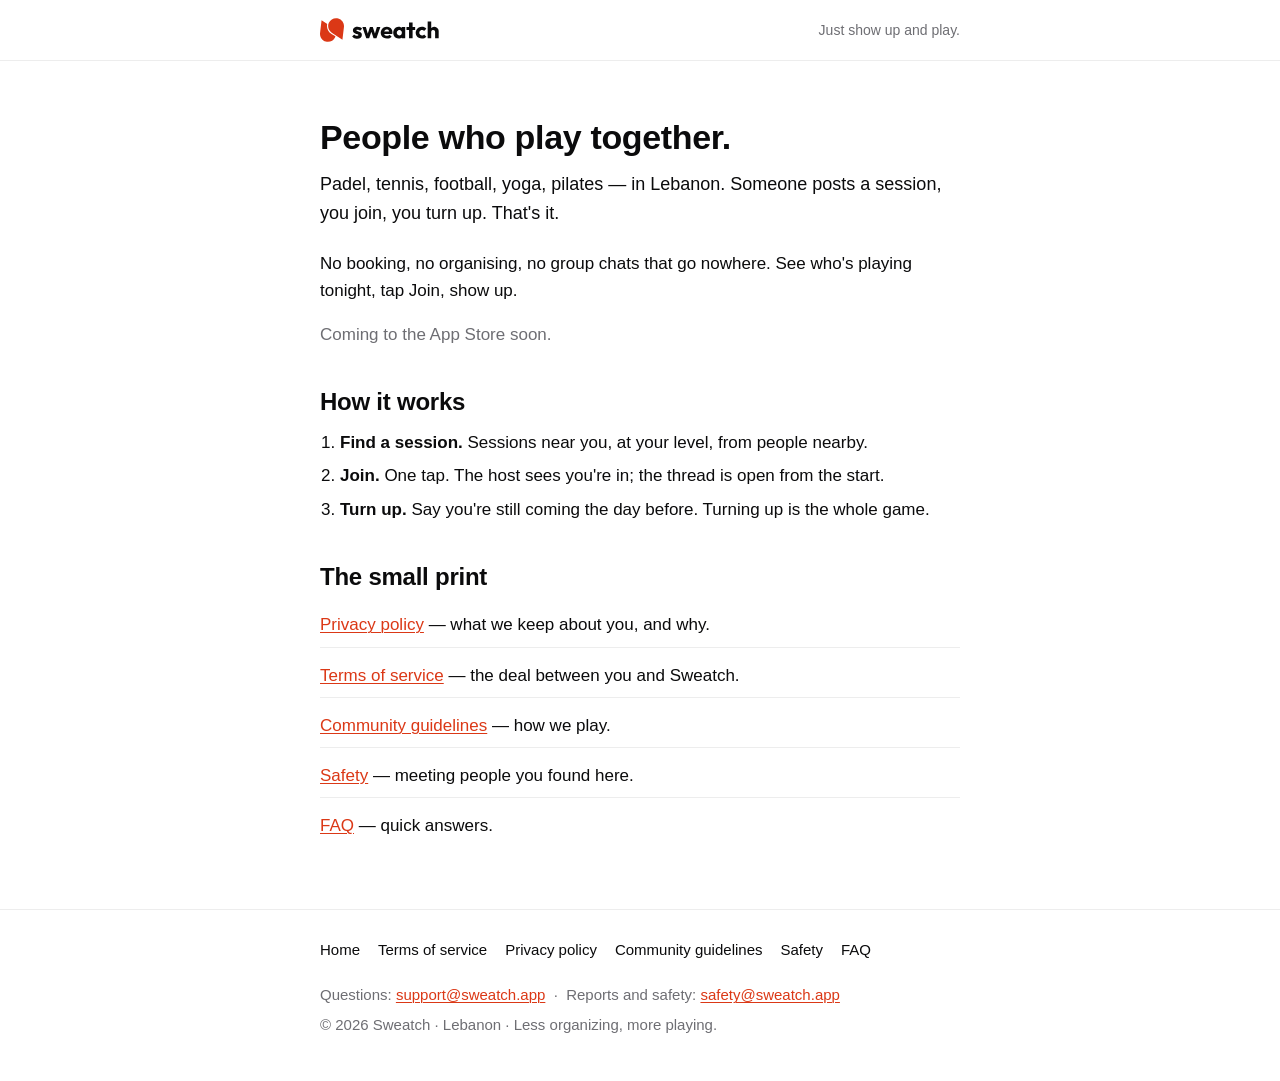
<file: index.html>
<!DOCTYPE html>
<html lang="en">
<head>
  <meta charset="utf-8">
  <meta name="viewport" content="width=device-width, initial-scale=1">
  <title>Sweatch — people who play together</title>
  <meta name="description" content="Padel, tennis, football, yoga and more in Lebanon. Someone posts a session, you join, you turn up.">
  <meta name="theme-color" content="#FFFFFF">
  <link rel="icon" href="assets/sweatch-mark-flare.svg" type="image/svg+xml">
  <link rel="stylesheet" href="style.css">
</head>
<body>
  <a class="skip" href="#content">Skip to content</a>

  <header class="site-header">
    <div class="wrap">
      <a class="lockup" href="index.html" aria-label="Sweatch home">
        <svg xmlns="http://www.w3.org/2000/svg" viewBox="0 0 4944.99 1000.00" role="img" aria-label="Sweatch" focusable="false"><mask id="swh1" maskUnits="userSpaceOnUse" x="-200" y="-200" width="1400" height="1400"><rect x="-200" y="-200" width="1400" height="1400" fill="#fff"/><path d="M 949.588 935.467 L 1043.756 401.426 C 1077.198 211.699 963.269 26.995 778.720 -28.243 C 594.171 -83.508 397.487 8.213 321.173 185.110 C 244.860 361.981 313.135 567.992 479.958 664.324 Z" fill="#000"/></mask><g fill="#DB3816"><path d="M 65.051 95.966 L 2.316 625.652 C -16.853 787.322 84.684 938.816 241.459 982.538 C 398.260 1026.285 563.537 949.199 630.833 800.977 C 698.104 652.756 647.322 477.611 511.184 388.364 Z" mask="url(#swh1)"/><path d="M 934.928 904.034 L 997.690 374.348 C 1016.832 212.678 915.322 61.184 758.521 17.462 C 601.720 -26.285 436.442 50.801 369.172 199.023 C 301.876 347.244 352.683 522.389 488.821 611.636 Z"/></g><g transform="translate(1337.523 145.750) scale(0.714219)" fill="#0B0B0C"><path d="M 300.827 999.972 C 262.016 999.972 223.822 994.944 186.334 984.977 C 148.802 975.097 114.004 960.940 81.897 942.461 C 49.878 923.893 22.622 902.415 0.041 878.070 L 117.886 758.814 C 139.629 782.365 165.385 800.712 195.155 813.855 C 224.881 826.910 257.429 833.437 292.712 833.437 C 317.057 833.437 335.757 829.864 348.812 822.676 C 361.955 815.398 368.570 805.387 368.570 792.685 C 368.570 776.455 360.631 764.062 344.754 755.462 C 328.965 746.906 308.942 739.232 284.597 732.528 C 260.252 725.736 234.495 718.238 207.328 710.123 C 180.248 702.008 154.491 690.718 130.058 676.252 C 105.713 661.786 85.822 641.675 70.430 615.918 C 55.126 590.162 47.496 557.437 47.496 517.656 C 47.496 475.228 58.302 438.401 79.957 407.220 C 101.700 376.083 132.396 351.473 172.045 333.479 C 211.782 315.397 258.355 306.311 311.765 306.311 C 367.732 306.311 419.421 316.014 466.833 335.420 C 514.200 354.825 552.835 383.537 582.737 421.510 L 464.716 540.766 C 443.987 516.332 420.789 499.132 395.032 489.253 C 369.276 479.285 344.225 474.258 319.880 474.258 C 296.328 474.258 278.687 477.698 266.956 484.490 C 255.180 491.326 249.314 501.028 249.314 513.598 C 249.314 527.138 256.944 537.943 272.248 546.058 C 287.640 554.173 307.531 561.406 331.876 567.757 C 356.309 574.108 382.066 581.826 409.145 590.867 C 436.313 599.953 462.070 612.169 486.415 627.562 C 510.848 642.865 530.739 663.374 546.043 689.130 C 561.435 714.798 569.153 748.405 569.153 790.039 C 569.153 854.165 544.984 905.193 496.647 943.166 C 448.309 981.051 383.036 999.972 300.827 999.972 Z M 300.827 999.972 "/><path d="M 826.591 983.742 L 598.840 325.364 L 802.069 325.364 L 943.024 803.623 L 883.396 804.858 L 1039.170 325.364 L 1207.292 325.364 L 1364.477 804.858 L 1303.438 803.623 L 1445.628 325.364 L 1648.857 325.364 L 1421.283 983.742 L 1251.925 983.742 L 1098.798 528.593 L 1150.310 528.593 L 994.537 983.742 Z M 826.591 983.742 "/><path d="M 2037.786 998.560 C 1966.383 998.560 1902.918 983.918 1847.436 954.633 C 1791.909 925.260 1748.335 884.376 1716.713 832.026 C 1685.046 779.586 1669.257 720.444 1669.257 654.553 C 1669.257 588.574 1684.826 529.652 1716.007 477.786 C 1747.144 425.832 1789.395 384.948 1842.672 355.178 C 1895.950 325.320 1955.974 310.369 2022.791 310.369 C 2087.800 310.369 2145.134 324.394 2194.795 352.355 C 2244.544 380.361 2283.620 419.216 2312.110 468.965 C 2340.557 518.626 2354.803 575.475 2354.803 639.558 C 2354.803 651.333 2354.097 663.815 2352.686 676.957 C 2351.363 690.012 2348.893 705.140 2345.276 722.296 L 1777.576 723.531 L 1777.576 581.341 L 2257.246 579.930 L 2167.804 639.558 C 2166.966 601.717 2161.100 570.359 2150.162 545.529 C 2139.313 520.610 2123.259 501.602 2102.001 488.547 C 2080.832 475.493 2054.899 468.965 2024.203 468.965 C 1991.742 468.965 1963.516 476.463 1939.524 491.370 C 1915.620 506.189 1897.096 527.182 1883.953 554.350 C 1870.899 581.429 1864.371 614.330 1864.371 653.142 C 1864.371 691.953 1871.340 725.207 1885.365 752.816 C 1899.346 780.336 1919.236 801.594 1944.993 816.501 C 1970.749 831.320 2001.181 838.729 2036.375 838.729 C 2068.924 838.729 2098.297 833.084 2124.406 821.793 C 2150.603 810.503 2173.669 793.567 2193.560 770.986 L 2307.347 884.773 C 2274.887 922.791 2235.591 951.237 2189.503 970.158 C 2143.370 989.078 2092.828 998.560 2037.786 998.560 Z M 2037.786 998.560 "/><path d="M 2713.890 997.326 C 2653.292 997.326 2599.309 982.463 2551.942 952.693 C 2504.531 922.835 2466.999 882.127 2439.390 830.614 C 2411.869 779.101 2398.109 720.444 2398.109 654.553 C 2398.109 588.574 2411.869 529.916 2439.390 478.492 C 2466.999 426.979 2504.531 386.359 2551.942 356.589 C 2599.309 326.731 2653.292 311.780 2713.890 311.780 C 2758.082 311.780 2798.040 320.380 2833.675 337.537 C 2869.399 354.737 2898.596 378.421 2921.177 408.632 C 2943.758 438.887 2956.371 473.376 2959.106 512.187 L 2959.106 796.743 C 2956.371 835.554 2943.934 870.131 2921.706 900.474 C 2899.566 930.729 2870.458 954.413 2834.381 971.569 C 2798.260 988.725 2758.082 997.326 2713.890 997.326 Z M 2755.877 810.327 C 2800.068 810.327 2835.704 795.684 2862.784 766.399 C 2889.951 737.027 2903.535 699.715 2903.535 654.553 C 2903.535 623.857 2897.405 596.777 2885.188 573.226 C 2873.060 549.719 2855.904 531.416 2833.675 518.361 C 2811.535 505.307 2786.088 498.779 2757.288 498.779 C 2728.356 498.779 2702.776 505.307 2680.548 518.361 C 2658.408 531.416 2640.855 549.719 2627.800 573.226 C 2614.745 596.777 2608.218 623.857 2608.218 654.553 C 2608.218 684.323 2614.481 710.961 2627.094 734.468 C 2639.796 758.020 2657.438 776.543 2680.019 790.039 C 2702.600 803.579 2727.871 810.327 2755.877 810.327 Z M 2895.420 983.742 L 2895.420 806.269 L 2926.646 646.438 L 2895.420 486.430 L 2895.420 325.364 L 3098.649 325.364 L 3098.649 983.742 Z M 2895.420 983.742 "/><path d="M 3322.244 983.742 L 3322.244 52.981 L 3529.530 52.981 L 3529.530 983.742 Z M 3173.174 501.425 L 3173.174 325.364 L 3678.424 325.364 L 3678.424 501.425 Z M 3173.174 501.425 "/><path d="M 4071.503 998.560 C 4003.760 998.560 3942.279 983.698 3887.150 953.928 C 3832.109 924.202 3788.755 883.142 3757.133 830.791 C 3725.466 778.352 3709.677 719.606 3709.677 654.553 C 3709.677 588.574 3725.643 529.652 3757.662 477.786 C 3789.769 425.832 3833.344 384.948 3888.385 355.178 C 3943.514 325.320 4005.436 310.369 4074.149 310.369 C 4125.662 310.369 4172.809 319.190 4215.633 336.831 C 4258.546 354.472 4296.695 380.890 4330.126 416.041 L 4197.462 548.881 C 4182.026 531.725 4164.164 519.067 4143.833 510.952 C 4123.589 502.837 4100.346 498.779 4074.149 498.779 C 4044.247 498.779 4017.785 505.307 3994.763 518.361 C 3971.829 531.416 3953.746 549.498 3940.603 572.520 C 3927.549 595.586 3921.022 622.446 3921.022 653.142 C 3921.022 683.838 3927.549 710.961 3940.603 734.468 C 3953.746 758.020 3972.049 776.543 3995.468 790.039 C 4018.975 803.579 4045.217 810.327 4074.149 810.327 C 4101.184 810.327 4125.309 805.652 4146.479 796.213 C 4167.737 786.687 4186.084 773.368 4201.520 756.167 L 4332.949 888.831 C 4298.592 925.084 4259.737 952.428 4216.339 970.863 C 4173.029 989.299 4124.780 998.560 4071.503 998.560 Z M 4071.503 998.560 "/><path d="M 4843.689 983.742 L 4843.689 608.509 C 4843.689 574.196 4833.016 546.411 4811.758 525.241 C 4790.588 503.983 4763.773 493.310 4731.313 493.310 C 4708.732 493.310 4688.841 498.074 4671.685 507.600 C 4654.484 517.038 4640.901 530.534 4630.933 548.175 C 4621.054 565.817 4616.114 585.928 4616.114 608.509 L 4536.199 569.168 C 4536.199 517.656 4547.004 472.494 4568.659 433.682 C 4590.270 394.871 4620.525 364.881 4659.336 343.711 C 4698.235 322.453 4743.000 311.780 4793.587 311.780 C 4845.100 311.780 4890.262 322.453 4929.073 343.711 C 4967.884 364.881 4997.875 394.254 5019.044 431.742 C 5040.302 469.142 5050.975 512.716 5050.975 562.465 L 5050.975 983.742 Z M 4408.828 983.742 L 4408.828 0.056 L 4616.114 0.056 L 4616.114 983.742 Z M 4408.828 983.742 "/></g></svg>
      </a>
      <p class="tagline">Just show up and play.</p>
    </div>
  </header>

  <main id="content" class="wrap">

<section class="hero">
  <h1>People who play together.</h1>
  <p class="lead">Padel, tennis, football, yoga, pilates — in Lebanon. Someone posts a session, you join, you turn up. That's it.</p>
  <p>No booking, no organising, no group chats that go nowhere. See who's playing tonight, tap Join, show up.</p>
  <p class="note">Coming to the App Store soon.</p>
</section>
<section>
  <h2>How it works</h2>
  <ol>
    <li><strong>Find a session.</strong> Sessions near you, at your level, from people nearby.</li>
    <li><strong>Join.</strong> One tap. The host sees you're in; the thread is open from the start.</li>
    <li><strong>Turn up.</strong> Say you're still coming the day before. Turning up is the whole game.</li>
  </ol>
</section>
<section>
  <h2>The small print</h2>
  <ul class="links">
    <li><a href="privacy.html">Privacy policy</a> — what we keep about you, and why.</li>
    <li><a href="terms.html">Terms of service</a> — the deal between you and Sweatch.</li>
    <li><a href="guidelines.html">Community guidelines</a> — how we play.</li>
    <li><a href="safety.html">Safety</a> — meeting people you found here.</li>
    <li><a href="faq.html">FAQ</a> — quick answers.</li>
  </ul>
</section>

  </main>

  <footer class="site-footer">
    <div class="wrap">
      <nav aria-label="All pages">
        <ul>
          <li><a href="index.html">Home</a></li>
          <li><a href="terms.html">Terms of service</a></li>
          <li><a href="privacy.html">Privacy policy</a></li>
          <li><a href="guidelines.html">Community guidelines</a></li>
          <li><a href="safety.html">Safety</a></li>
          <li><a href="faq.html">FAQ</a></li>
        </ul>
      </nav>
      <p class="contact">
        Questions: <a href="mailto:support@sweatch.app">support@sweatch.app</a>
        &nbsp;·&nbsp; Reports and safety: <a href="mailto:safety@sweatch.app">safety@sweatch.app</a>
      </p>
      <p class="legal">© 2026 Sweatch · Lebanon · Less organizing, more playing.</p>
    </div>
  </footer>
</body>
</html>
</file>
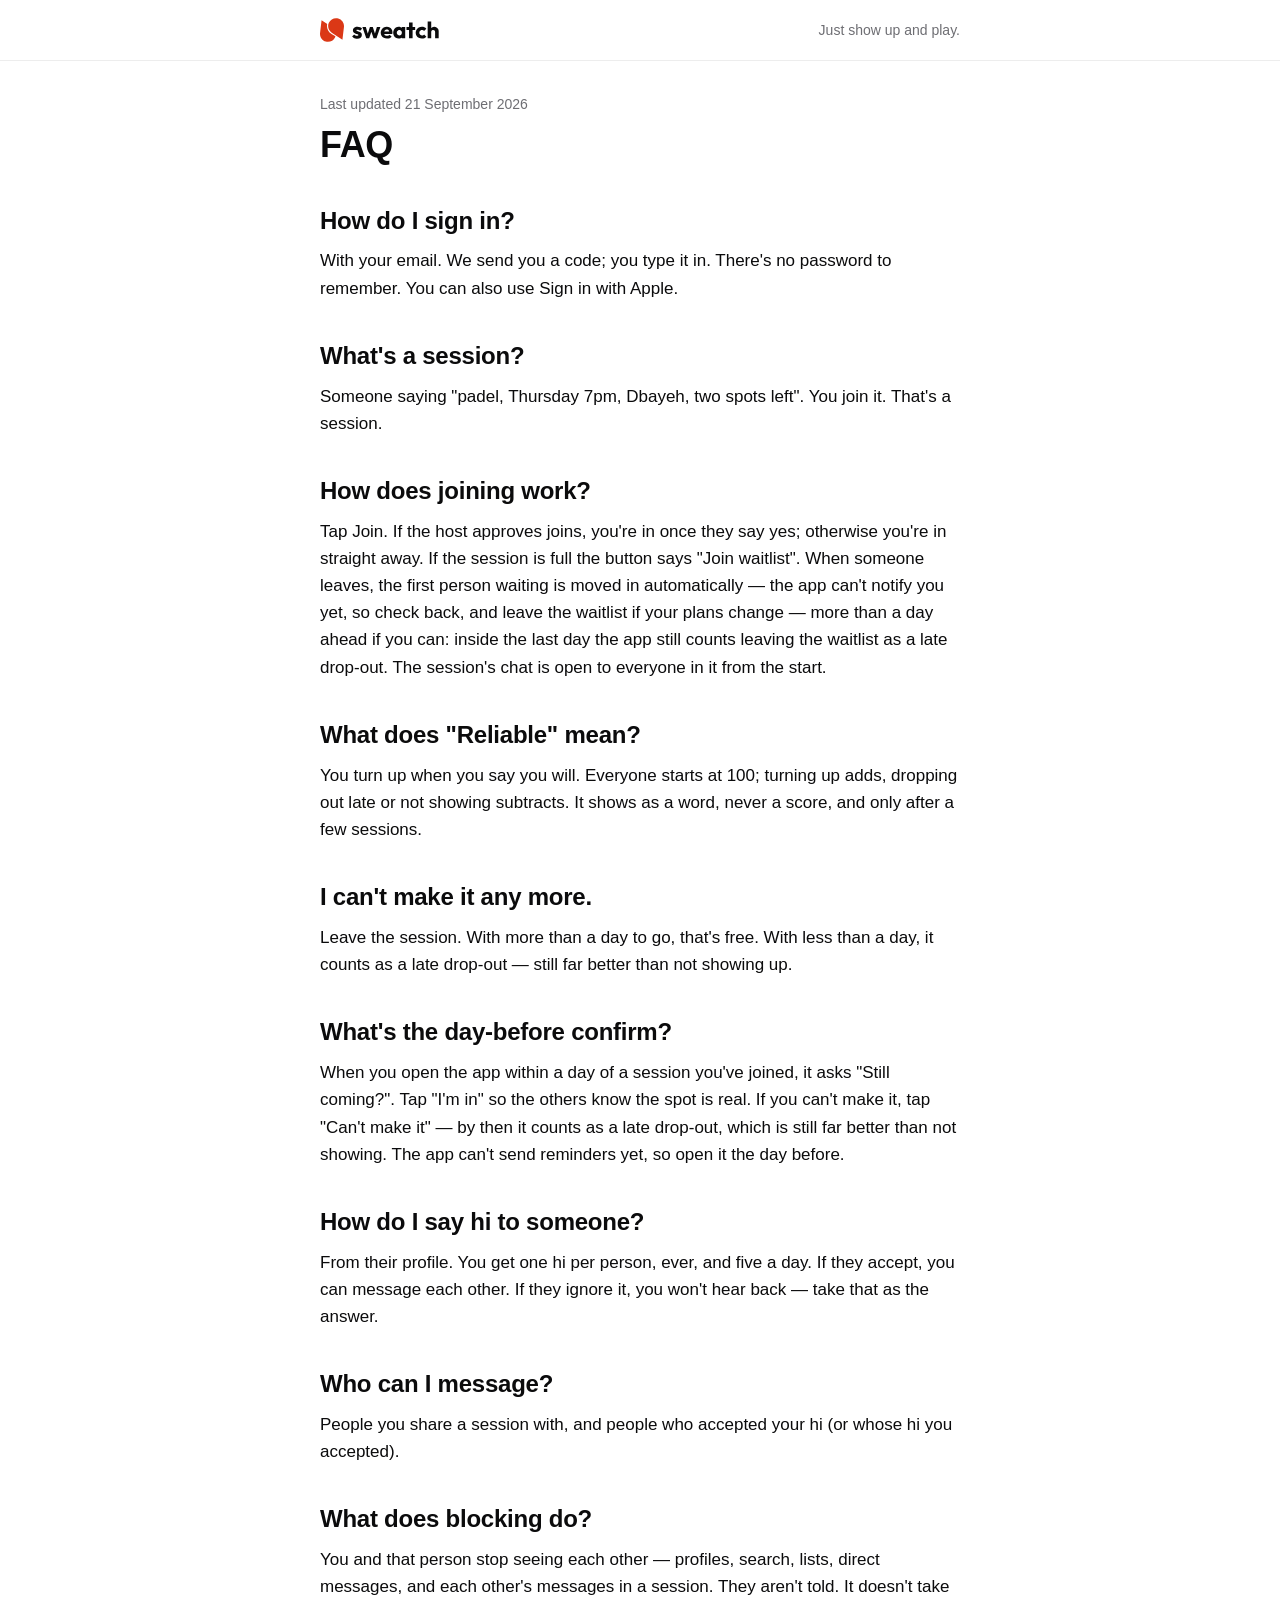
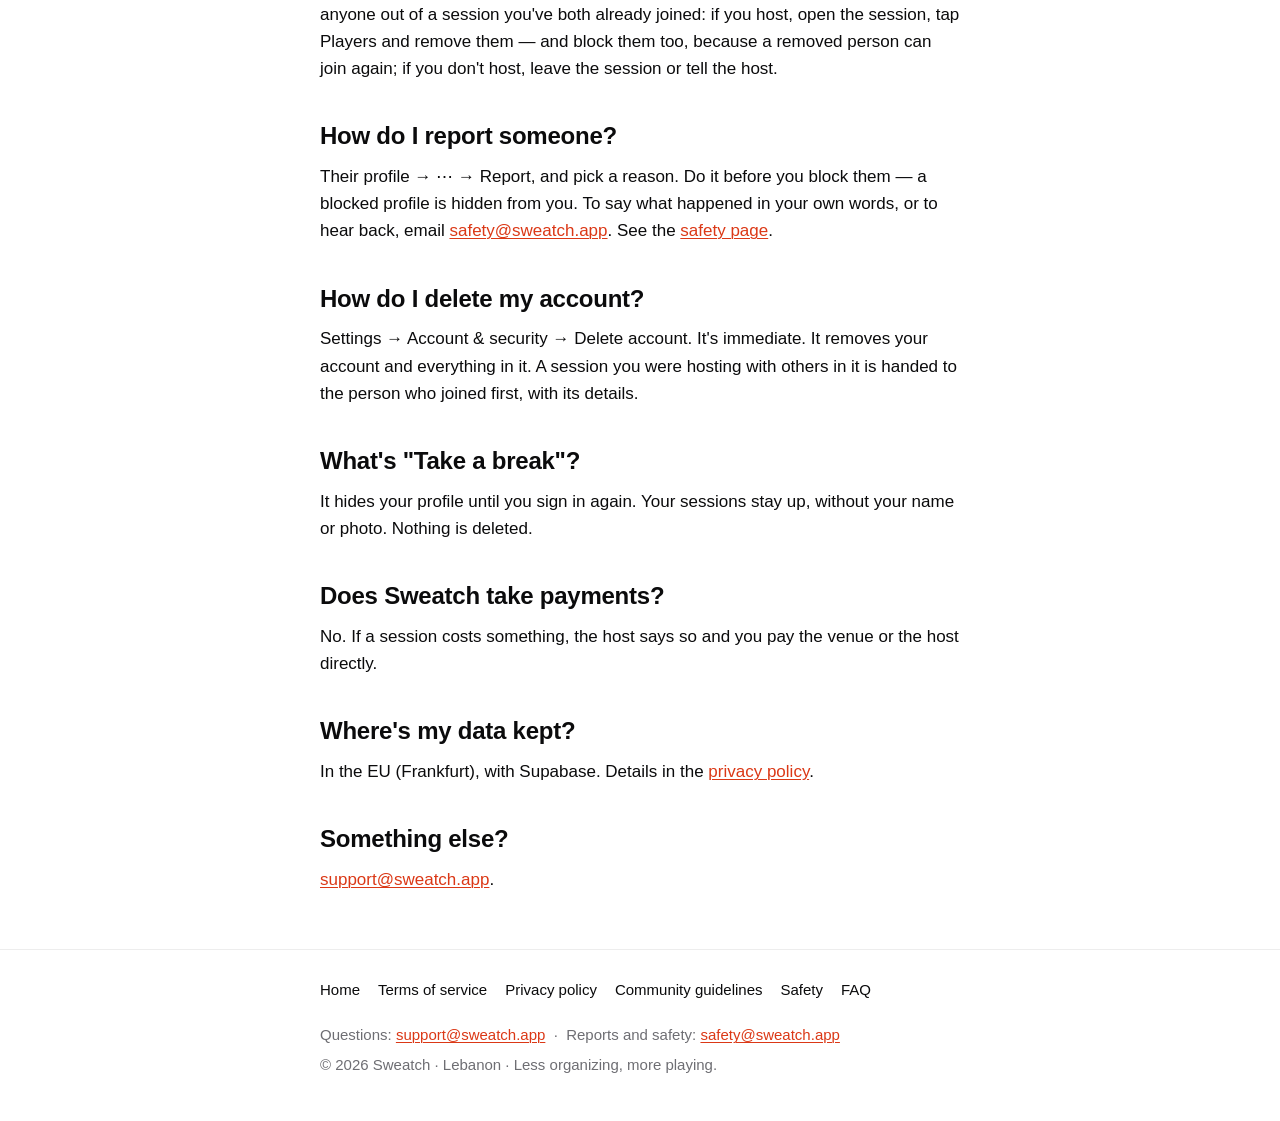
<file: faq.html>
<!DOCTYPE html>
<html lang="en">
<head>
  <meta charset="utf-8">
  <meta name="viewport" content="width=device-width, initial-scale=1">
  <meta name="description" content="Quick answers about signing in, sessions, reliability, saying hi, blocking and deleting your account.">
  <title>FAQ · Sweatch</title>
  <meta name="theme-color" content="#FFFFFF">
  <link rel="icon" href="assets/sweatch-mark-flare.svg" type="image/svg+xml">
  <link rel="stylesheet" href="style.css">
</head>
<body>
  <a class="skip" href="#content">Skip to content</a>

  <header class="site-header">
    <div class="wrap">
      <a class="lockup" href="index.html" aria-label="Sweatch home">
        <svg xmlns="http://www.w3.org/2000/svg" viewBox="0 0 4944.99 1000.00" role="img" aria-label="Sweatch" focusable="false"><mask id="swh1" maskUnits="userSpaceOnUse" x="-200" y="-200" width="1400" height="1400"><rect x="-200" y="-200" width="1400" height="1400" fill="#fff"/><path d="M 949.588 935.467 L 1043.756 401.426 C 1077.198 211.699 963.269 26.995 778.720 -28.243 C 594.171 -83.508 397.487 8.213 321.173 185.110 C 244.860 361.981 313.135 567.992 479.958 664.324 Z" fill="#000"/></mask><g fill="#DB3816"><path d="M 65.051 95.966 L 2.316 625.652 C -16.853 787.322 84.684 938.816 241.459 982.538 C 398.260 1026.285 563.537 949.199 630.833 800.977 C 698.104 652.756 647.322 477.611 511.184 388.364 Z" mask="url(#swh1)"/><path d="M 934.928 904.034 L 997.690 374.348 C 1016.832 212.678 915.322 61.184 758.521 17.462 C 601.720 -26.285 436.442 50.801 369.172 199.023 C 301.876 347.244 352.683 522.389 488.821 611.636 Z"/></g><g transform="translate(1337.523 145.750) scale(0.714219)" fill="#0B0B0C"><path d="M 300.827 999.972 C 262.016 999.972 223.822 994.944 186.334 984.977 C 148.802 975.097 114.004 960.940 81.897 942.461 C 49.878 923.893 22.622 902.415 0.041 878.070 L 117.886 758.814 C 139.629 782.365 165.385 800.712 195.155 813.855 C 224.881 826.910 257.429 833.437 292.712 833.437 C 317.057 833.437 335.757 829.864 348.812 822.676 C 361.955 815.398 368.570 805.387 368.570 792.685 C 368.570 776.455 360.631 764.062 344.754 755.462 C 328.965 746.906 308.942 739.232 284.597 732.528 C 260.252 725.736 234.495 718.238 207.328 710.123 C 180.248 702.008 154.491 690.718 130.058 676.252 C 105.713 661.786 85.822 641.675 70.430 615.918 C 55.126 590.162 47.496 557.437 47.496 517.656 C 47.496 475.228 58.302 438.401 79.957 407.220 C 101.700 376.083 132.396 351.473 172.045 333.479 C 211.782 315.397 258.355 306.311 311.765 306.311 C 367.732 306.311 419.421 316.014 466.833 335.420 C 514.200 354.825 552.835 383.537 582.737 421.510 L 464.716 540.766 C 443.987 516.332 420.789 499.132 395.032 489.253 C 369.276 479.285 344.225 474.258 319.880 474.258 C 296.328 474.258 278.687 477.698 266.956 484.490 C 255.180 491.326 249.314 501.028 249.314 513.598 C 249.314 527.138 256.944 537.943 272.248 546.058 C 287.640 554.173 307.531 561.406 331.876 567.757 C 356.309 574.108 382.066 581.826 409.145 590.867 C 436.313 599.953 462.070 612.169 486.415 627.562 C 510.848 642.865 530.739 663.374 546.043 689.130 C 561.435 714.798 569.153 748.405 569.153 790.039 C 569.153 854.165 544.984 905.193 496.647 943.166 C 448.309 981.051 383.036 999.972 300.827 999.972 Z M 300.827 999.972 "/><path d="M 826.591 983.742 L 598.840 325.364 L 802.069 325.364 L 943.024 803.623 L 883.396 804.858 L 1039.170 325.364 L 1207.292 325.364 L 1364.477 804.858 L 1303.438 803.623 L 1445.628 325.364 L 1648.857 325.364 L 1421.283 983.742 L 1251.925 983.742 L 1098.798 528.593 L 1150.310 528.593 L 994.537 983.742 Z M 826.591 983.742 "/><path d="M 2037.786 998.560 C 1966.383 998.560 1902.918 983.918 1847.436 954.633 C 1791.909 925.260 1748.335 884.376 1716.713 832.026 C 1685.046 779.586 1669.257 720.444 1669.257 654.553 C 1669.257 588.574 1684.826 529.652 1716.007 477.786 C 1747.144 425.832 1789.395 384.948 1842.672 355.178 C 1895.950 325.320 1955.974 310.369 2022.791 310.369 C 2087.800 310.369 2145.134 324.394 2194.795 352.355 C 2244.544 380.361 2283.620 419.216 2312.110 468.965 C 2340.557 518.626 2354.803 575.475 2354.803 639.558 C 2354.803 651.333 2354.097 663.815 2352.686 676.957 C 2351.363 690.012 2348.893 705.140 2345.276 722.296 L 1777.576 723.531 L 1777.576 581.341 L 2257.246 579.930 L 2167.804 639.558 C 2166.966 601.717 2161.100 570.359 2150.162 545.529 C 2139.313 520.610 2123.259 501.602 2102.001 488.547 C 2080.832 475.493 2054.899 468.965 2024.203 468.965 C 1991.742 468.965 1963.516 476.463 1939.524 491.370 C 1915.620 506.189 1897.096 527.182 1883.953 554.350 C 1870.899 581.429 1864.371 614.330 1864.371 653.142 C 1864.371 691.953 1871.340 725.207 1885.365 752.816 C 1899.346 780.336 1919.236 801.594 1944.993 816.501 C 1970.749 831.320 2001.181 838.729 2036.375 838.729 C 2068.924 838.729 2098.297 833.084 2124.406 821.793 C 2150.603 810.503 2173.669 793.567 2193.560 770.986 L 2307.347 884.773 C 2274.887 922.791 2235.591 951.237 2189.503 970.158 C 2143.370 989.078 2092.828 998.560 2037.786 998.560 Z M 2037.786 998.560 "/><path d="M 2713.890 997.326 C 2653.292 997.326 2599.309 982.463 2551.942 952.693 C 2504.531 922.835 2466.999 882.127 2439.390 830.614 C 2411.869 779.101 2398.109 720.444 2398.109 654.553 C 2398.109 588.574 2411.869 529.916 2439.390 478.492 C 2466.999 426.979 2504.531 386.359 2551.942 356.589 C 2599.309 326.731 2653.292 311.780 2713.890 311.780 C 2758.082 311.780 2798.040 320.380 2833.675 337.537 C 2869.399 354.737 2898.596 378.421 2921.177 408.632 C 2943.758 438.887 2956.371 473.376 2959.106 512.187 L 2959.106 796.743 C 2956.371 835.554 2943.934 870.131 2921.706 900.474 C 2899.566 930.729 2870.458 954.413 2834.381 971.569 C 2798.260 988.725 2758.082 997.326 2713.890 997.326 Z M 2755.877 810.327 C 2800.068 810.327 2835.704 795.684 2862.784 766.399 C 2889.951 737.027 2903.535 699.715 2903.535 654.553 C 2903.535 623.857 2897.405 596.777 2885.188 573.226 C 2873.060 549.719 2855.904 531.416 2833.675 518.361 C 2811.535 505.307 2786.088 498.779 2757.288 498.779 C 2728.356 498.779 2702.776 505.307 2680.548 518.361 C 2658.408 531.416 2640.855 549.719 2627.800 573.226 C 2614.745 596.777 2608.218 623.857 2608.218 654.553 C 2608.218 684.323 2614.481 710.961 2627.094 734.468 C 2639.796 758.020 2657.438 776.543 2680.019 790.039 C 2702.600 803.579 2727.871 810.327 2755.877 810.327 Z M 2895.420 983.742 L 2895.420 806.269 L 2926.646 646.438 L 2895.420 486.430 L 2895.420 325.364 L 3098.649 325.364 L 3098.649 983.742 Z M 2895.420 983.742 "/><path d="M 3322.244 983.742 L 3322.244 52.981 L 3529.530 52.981 L 3529.530 983.742 Z M 3173.174 501.425 L 3173.174 325.364 L 3678.424 325.364 L 3678.424 501.425 Z M 3173.174 501.425 "/><path d="M 4071.503 998.560 C 4003.760 998.560 3942.279 983.698 3887.150 953.928 C 3832.109 924.202 3788.755 883.142 3757.133 830.791 C 3725.466 778.352 3709.677 719.606 3709.677 654.553 C 3709.677 588.574 3725.643 529.652 3757.662 477.786 C 3789.769 425.832 3833.344 384.948 3888.385 355.178 C 3943.514 325.320 4005.436 310.369 4074.149 310.369 C 4125.662 310.369 4172.809 319.190 4215.633 336.831 C 4258.546 354.472 4296.695 380.890 4330.126 416.041 L 4197.462 548.881 C 4182.026 531.725 4164.164 519.067 4143.833 510.952 C 4123.589 502.837 4100.346 498.779 4074.149 498.779 C 4044.247 498.779 4017.785 505.307 3994.763 518.361 C 3971.829 531.416 3953.746 549.498 3940.603 572.520 C 3927.549 595.586 3921.022 622.446 3921.022 653.142 C 3921.022 683.838 3927.549 710.961 3940.603 734.468 C 3953.746 758.020 3972.049 776.543 3995.468 790.039 C 4018.975 803.579 4045.217 810.327 4074.149 810.327 C 4101.184 810.327 4125.309 805.652 4146.479 796.213 C 4167.737 786.687 4186.084 773.368 4201.520 756.167 L 4332.949 888.831 C 4298.592 925.084 4259.737 952.428 4216.339 970.863 C 4173.029 989.299 4124.780 998.560 4071.503 998.560 Z M 4071.503 998.560 "/><path d="M 4843.689 983.742 L 4843.689 608.509 C 4843.689 574.196 4833.016 546.411 4811.758 525.241 C 4790.588 503.983 4763.773 493.310 4731.313 493.310 C 4708.732 493.310 4688.841 498.074 4671.685 507.600 C 4654.484 517.038 4640.901 530.534 4630.933 548.175 C 4621.054 565.817 4616.114 585.928 4616.114 608.509 L 4536.199 569.168 C 4536.199 517.656 4547.004 472.494 4568.659 433.682 C 4590.270 394.871 4620.525 364.881 4659.336 343.711 C 4698.235 322.453 4743.000 311.780 4793.587 311.780 C 4845.100 311.780 4890.262 322.453 4929.073 343.711 C 4967.884 364.881 4997.875 394.254 5019.044 431.742 C 5040.302 469.142 5050.975 512.716 5050.975 562.465 L 5050.975 983.742 Z M 4408.828 983.742 L 4408.828 0.056 L 4616.114 0.056 L 4616.114 983.742 Z M 4408.828 983.742 "/></g></svg>
      </a>
      <p class="tagline">Just show up and play.</p>
    </div>
  </header>

  <main id="content" class="wrap">
<p class="updated">Last updated 21 September 2026</p>
<h1>FAQ</h1>

<h2>How do I sign in?</h2>
<p>With your email. We send you a code; you type it in. There's no password to remember. You can also use Sign in with Apple.</p>

<h2>What's a session?</h2>
<p>Someone saying "padel, Thursday 7pm, Dbayeh, two spots left". You join it. That's a session.</p>

<h2>How does joining work?</h2>
<p>Tap Join. If the host approves joins, you're in once they say yes; otherwise you're in straight away. If the session is full the button says "Join waitlist". When someone leaves, the first person waiting is moved in automatically — the app can't notify you yet, so check back, and leave the waitlist if your plans change — more than a day ahead if you can: inside the last day the app still counts leaving the waitlist as a late drop-out. The session's chat is open to everyone in it from the start.</p>

<h2>What does "Reliable" mean?</h2>
<p>You turn up when you say you will. Everyone starts at 100; turning up adds, dropping out late or not showing subtracts. It shows as a word, never a score, and only after a few sessions.</p>

<h2>I can't make it any more.</h2>
<p>Leave the session. With more than a day to go, that's free. With less than a day, it counts as a late drop-out — still far better than not showing up.</p>

<h2>What's the day-before confirm?</h2>
<p>When you open the app within a day of a session you've joined, it asks "Still coming?". Tap "I'm in" so the others know the spot is real. If you can't make it, tap "Can't make it" — by then it counts as a late drop-out, which is still far better than not showing. The app can't send reminders yet, so open it the day before.</p>

<h2>How do I say hi to someone?</h2>
<p>From their profile. You get one hi per person, ever, and five a day. If they accept, you can message each other. If they ignore it, you won't hear back — take that as the answer.</p>

<h2>Who can I message?</h2>
<p>People you share a session with, and people who accepted your hi (or whose hi you accepted).</p>

<h2>What does blocking do?</h2>
<p>You and that person stop seeing each other — profiles, search, lists, direct messages, and each other's messages in a session. They aren't told. It doesn't take anyone out of a session you've both already joined: if you host, open the session, tap Players and remove them — and block them too, because a removed person can join again; if you don't host, leave the session or tell the host.</p>

<h2>How do I report someone?</h2>
<p>Their profile → ⋯ → Report, and pick a reason. Do it before you block them — a blocked profile is hidden from you. To say what happened in your own words, or to hear back, email <a href="mailto:safety@sweatch.app">safety@sweatch.app</a>. See the <a href="safety.html">safety page</a>.</p>

<h2>How do I delete my account?</h2>
<p>Settings → Account &amp; security → Delete account. It's immediate. It removes your account and everything in it. A session you were hosting with others in it is handed to the person who joined first, with its details.</p>

<h2>What's "Take a break"?</h2>
<p>It hides your profile until you sign in again. Your sessions stay up, without your name or photo. Nothing is deleted.</p>

<h2>Does Sweatch take payments?</h2>
<p>No. If a session costs something, the host says so and you pay the venue or the host directly.</p>

<h2>Where's my data kept?</h2>
<p>In the EU (Frankfurt), with Supabase. Details in the <a href="privacy.html">privacy policy</a>.</p>

<h2>Something else?</h2>
<p><a href="mailto:support@sweatch.app">support@sweatch.app</a>.</p>

  </main>

  <footer class="site-footer">
    <div class="wrap">
      <nav aria-label="All pages">
        <ul>
          <li><a href="index.html">Home</a></li>
          <li><a href="terms.html">Terms of service</a></li>
          <li><a href="privacy.html">Privacy policy</a></li>
          <li><a href="guidelines.html">Community guidelines</a></li>
          <li><a href="safety.html">Safety</a></li>
          <li><a href="faq.html">FAQ</a></li>
        </ul>
      </nav>
      <p class="contact">
        Questions: <a href="mailto:support@sweatch.app">support@sweatch.app</a>
        &nbsp;·&nbsp; Reports and safety: <a href="mailto:safety@sweatch.app">safety@sweatch.app</a>
      </p>
      <p class="legal">© 2026 Sweatch · Lebanon · Less organizing, more playing.</p>
    </div>
  </footer>
</body>
</html>
</file>
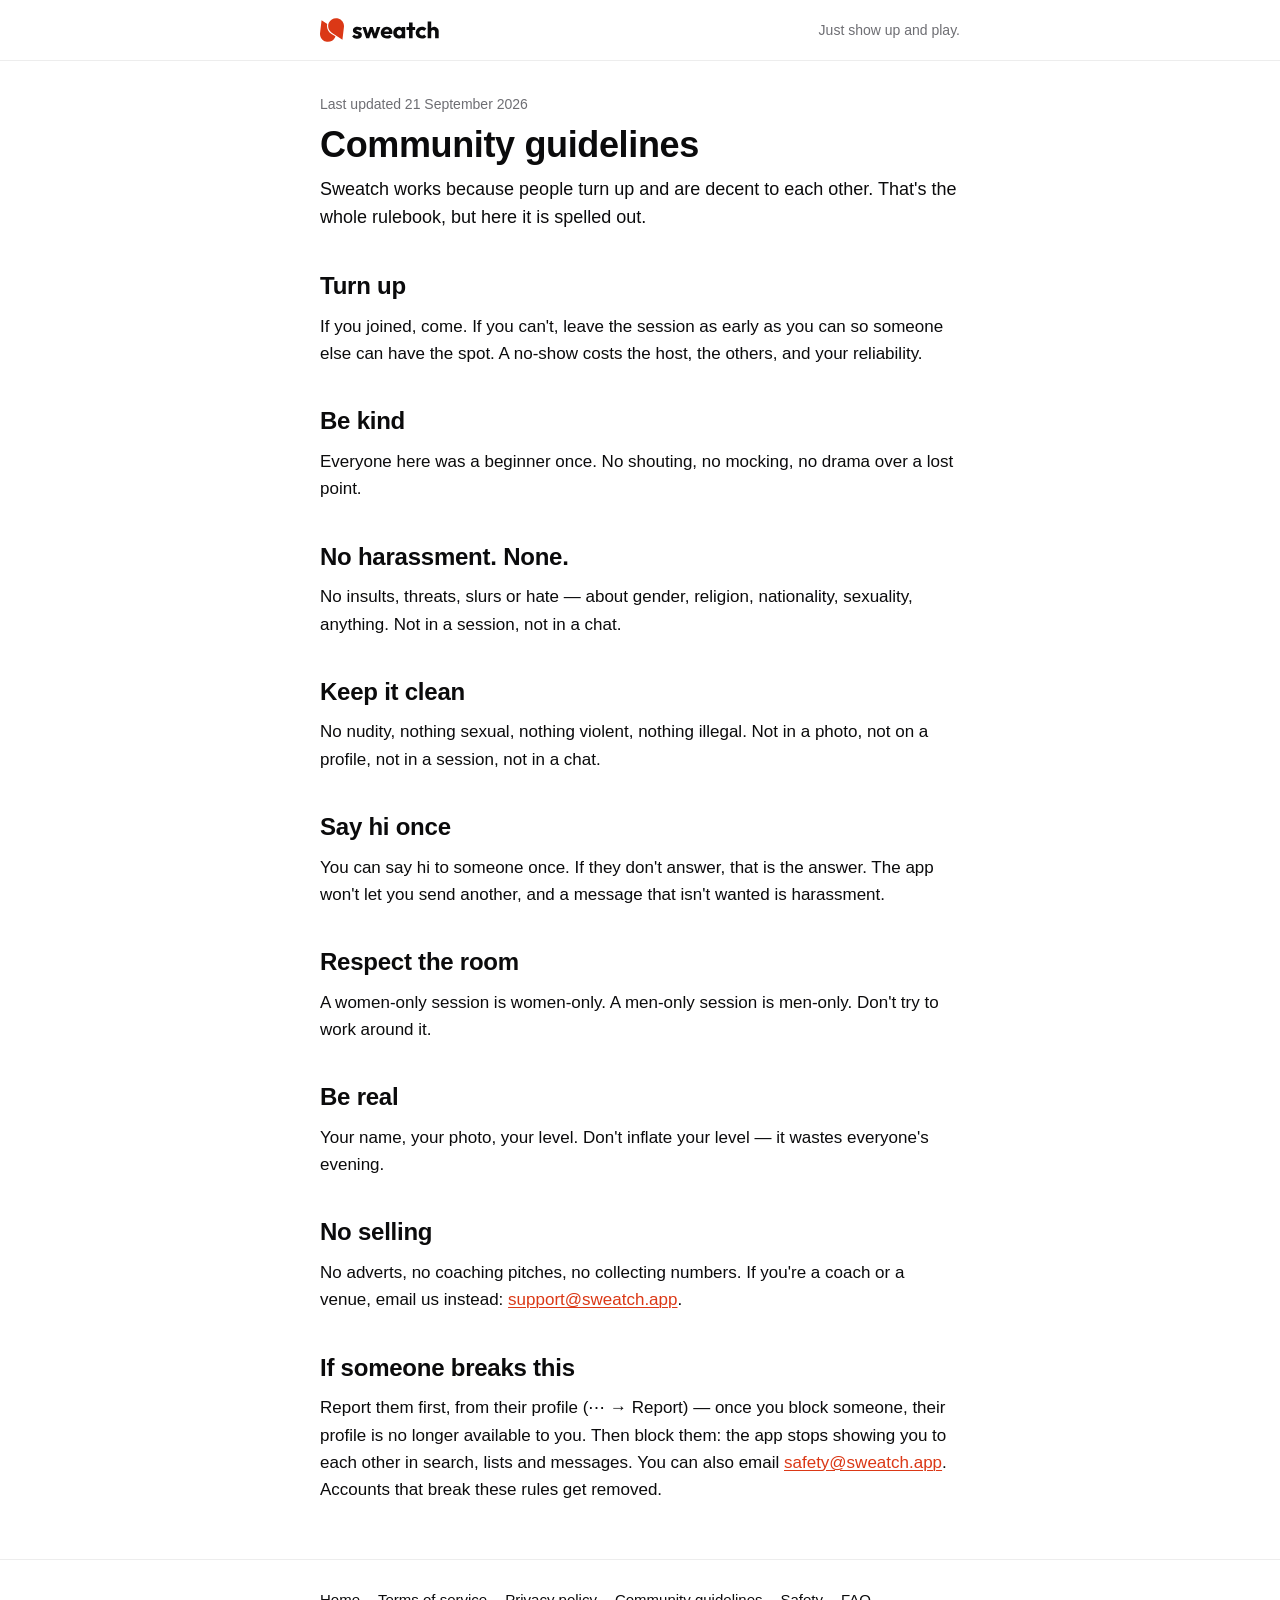
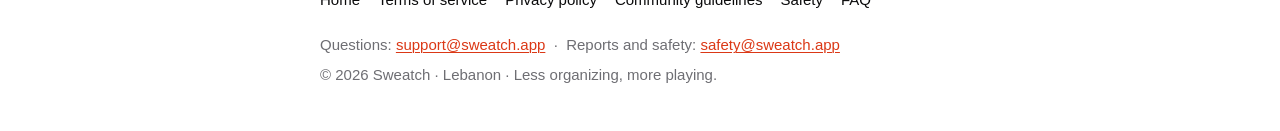
<file: guidelines.html>
<!DOCTYPE html>
<html lang="en">
<head>
  <meta charset="utf-8">
  <meta name="viewport" content="width=device-width, initial-scale=1">
  <meta name="description" content="How people on Sweatch are expected to behave: turn up, be kind, no harassment.">
  <title>Community Guidelines · Sweatch</title>
  <meta name="theme-color" content="#FFFFFF">
  <link rel="icon" href="assets/sweatch-mark-flare.svg" type="image/svg+xml">
  <link rel="stylesheet" href="style.css">
</head>
<body>
  <a class="skip" href="#content">Skip to content</a>

  <header class="site-header">
    <div class="wrap">
      <a class="lockup" href="index.html" aria-label="Sweatch home">
        <svg xmlns="http://www.w3.org/2000/svg" viewBox="0 0 4944.99 1000.00" role="img" aria-label="Sweatch" focusable="false"><mask id="swh1" maskUnits="userSpaceOnUse" x="-200" y="-200" width="1400" height="1400"><rect x="-200" y="-200" width="1400" height="1400" fill="#fff"/><path d="M 949.588 935.467 L 1043.756 401.426 C 1077.198 211.699 963.269 26.995 778.720 -28.243 C 594.171 -83.508 397.487 8.213 321.173 185.110 C 244.860 361.981 313.135 567.992 479.958 664.324 Z" fill="#000"/></mask><g fill="#DB3816"><path d="M 65.051 95.966 L 2.316 625.652 C -16.853 787.322 84.684 938.816 241.459 982.538 C 398.260 1026.285 563.537 949.199 630.833 800.977 C 698.104 652.756 647.322 477.611 511.184 388.364 Z" mask="url(#swh1)"/><path d="M 934.928 904.034 L 997.690 374.348 C 1016.832 212.678 915.322 61.184 758.521 17.462 C 601.720 -26.285 436.442 50.801 369.172 199.023 C 301.876 347.244 352.683 522.389 488.821 611.636 Z"/></g><g transform="translate(1337.523 145.750) scale(0.714219)" fill="#0B0B0C"><path d="M 300.827 999.972 C 262.016 999.972 223.822 994.944 186.334 984.977 C 148.802 975.097 114.004 960.940 81.897 942.461 C 49.878 923.893 22.622 902.415 0.041 878.070 L 117.886 758.814 C 139.629 782.365 165.385 800.712 195.155 813.855 C 224.881 826.910 257.429 833.437 292.712 833.437 C 317.057 833.437 335.757 829.864 348.812 822.676 C 361.955 815.398 368.570 805.387 368.570 792.685 C 368.570 776.455 360.631 764.062 344.754 755.462 C 328.965 746.906 308.942 739.232 284.597 732.528 C 260.252 725.736 234.495 718.238 207.328 710.123 C 180.248 702.008 154.491 690.718 130.058 676.252 C 105.713 661.786 85.822 641.675 70.430 615.918 C 55.126 590.162 47.496 557.437 47.496 517.656 C 47.496 475.228 58.302 438.401 79.957 407.220 C 101.700 376.083 132.396 351.473 172.045 333.479 C 211.782 315.397 258.355 306.311 311.765 306.311 C 367.732 306.311 419.421 316.014 466.833 335.420 C 514.200 354.825 552.835 383.537 582.737 421.510 L 464.716 540.766 C 443.987 516.332 420.789 499.132 395.032 489.253 C 369.276 479.285 344.225 474.258 319.880 474.258 C 296.328 474.258 278.687 477.698 266.956 484.490 C 255.180 491.326 249.314 501.028 249.314 513.598 C 249.314 527.138 256.944 537.943 272.248 546.058 C 287.640 554.173 307.531 561.406 331.876 567.757 C 356.309 574.108 382.066 581.826 409.145 590.867 C 436.313 599.953 462.070 612.169 486.415 627.562 C 510.848 642.865 530.739 663.374 546.043 689.130 C 561.435 714.798 569.153 748.405 569.153 790.039 C 569.153 854.165 544.984 905.193 496.647 943.166 C 448.309 981.051 383.036 999.972 300.827 999.972 Z M 300.827 999.972 "/><path d="M 826.591 983.742 L 598.840 325.364 L 802.069 325.364 L 943.024 803.623 L 883.396 804.858 L 1039.170 325.364 L 1207.292 325.364 L 1364.477 804.858 L 1303.438 803.623 L 1445.628 325.364 L 1648.857 325.364 L 1421.283 983.742 L 1251.925 983.742 L 1098.798 528.593 L 1150.310 528.593 L 994.537 983.742 Z M 826.591 983.742 "/><path d="M 2037.786 998.560 C 1966.383 998.560 1902.918 983.918 1847.436 954.633 C 1791.909 925.260 1748.335 884.376 1716.713 832.026 C 1685.046 779.586 1669.257 720.444 1669.257 654.553 C 1669.257 588.574 1684.826 529.652 1716.007 477.786 C 1747.144 425.832 1789.395 384.948 1842.672 355.178 C 1895.950 325.320 1955.974 310.369 2022.791 310.369 C 2087.800 310.369 2145.134 324.394 2194.795 352.355 C 2244.544 380.361 2283.620 419.216 2312.110 468.965 C 2340.557 518.626 2354.803 575.475 2354.803 639.558 C 2354.803 651.333 2354.097 663.815 2352.686 676.957 C 2351.363 690.012 2348.893 705.140 2345.276 722.296 L 1777.576 723.531 L 1777.576 581.341 L 2257.246 579.930 L 2167.804 639.558 C 2166.966 601.717 2161.100 570.359 2150.162 545.529 C 2139.313 520.610 2123.259 501.602 2102.001 488.547 C 2080.832 475.493 2054.899 468.965 2024.203 468.965 C 1991.742 468.965 1963.516 476.463 1939.524 491.370 C 1915.620 506.189 1897.096 527.182 1883.953 554.350 C 1870.899 581.429 1864.371 614.330 1864.371 653.142 C 1864.371 691.953 1871.340 725.207 1885.365 752.816 C 1899.346 780.336 1919.236 801.594 1944.993 816.501 C 1970.749 831.320 2001.181 838.729 2036.375 838.729 C 2068.924 838.729 2098.297 833.084 2124.406 821.793 C 2150.603 810.503 2173.669 793.567 2193.560 770.986 L 2307.347 884.773 C 2274.887 922.791 2235.591 951.237 2189.503 970.158 C 2143.370 989.078 2092.828 998.560 2037.786 998.560 Z M 2037.786 998.560 "/><path d="M 2713.890 997.326 C 2653.292 997.326 2599.309 982.463 2551.942 952.693 C 2504.531 922.835 2466.999 882.127 2439.390 830.614 C 2411.869 779.101 2398.109 720.444 2398.109 654.553 C 2398.109 588.574 2411.869 529.916 2439.390 478.492 C 2466.999 426.979 2504.531 386.359 2551.942 356.589 C 2599.309 326.731 2653.292 311.780 2713.890 311.780 C 2758.082 311.780 2798.040 320.380 2833.675 337.537 C 2869.399 354.737 2898.596 378.421 2921.177 408.632 C 2943.758 438.887 2956.371 473.376 2959.106 512.187 L 2959.106 796.743 C 2956.371 835.554 2943.934 870.131 2921.706 900.474 C 2899.566 930.729 2870.458 954.413 2834.381 971.569 C 2798.260 988.725 2758.082 997.326 2713.890 997.326 Z M 2755.877 810.327 C 2800.068 810.327 2835.704 795.684 2862.784 766.399 C 2889.951 737.027 2903.535 699.715 2903.535 654.553 C 2903.535 623.857 2897.405 596.777 2885.188 573.226 C 2873.060 549.719 2855.904 531.416 2833.675 518.361 C 2811.535 505.307 2786.088 498.779 2757.288 498.779 C 2728.356 498.779 2702.776 505.307 2680.548 518.361 C 2658.408 531.416 2640.855 549.719 2627.800 573.226 C 2614.745 596.777 2608.218 623.857 2608.218 654.553 C 2608.218 684.323 2614.481 710.961 2627.094 734.468 C 2639.796 758.020 2657.438 776.543 2680.019 790.039 C 2702.600 803.579 2727.871 810.327 2755.877 810.327 Z M 2895.420 983.742 L 2895.420 806.269 L 2926.646 646.438 L 2895.420 486.430 L 2895.420 325.364 L 3098.649 325.364 L 3098.649 983.742 Z M 2895.420 983.742 "/><path d="M 3322.244 983.742 L 3322.244 52.981 L 3529.530 52.981 L 3529.530 983.742 Z M 3173.174 501.425 L 3173.174 325.364 L 3678.424 325.364 L 3678.424 501.425 Z M 3173.174 501.425 "/><path d="M 4071.503 998.560 C 4003.760 998.560 3942.279 983.698 3887.150 953.928 C 3832.109 924.202 3788.755 883.142 3757.133 830.791 C 3725.466 778.352 3709.677 719.606 3709.677 654.553 C 3709.677 588.574 3725.643 529.652 3757.662 477.786 C 3789.769 425.832 3833.344 384.948 3888.385 355.178 C 3943.514 325.320 4005.436 310.369 4074.149 310.369 C 4125.662 310.369 4172.809 319.190 4215.633 336.831 C 4258.546 354.472 4296.695 380.890 4330.126 416.041 L 4197.462 548.881 C 4182.026 531.725 4164.164 519.067 4143.833 510.952 C 4123.589 502.837 4100.346 498.779 4074.149 498.779 C 4044.247 498.779 4017.785 505.307 3994.763 518.361 C 3971.829 531.416 3953.746 549.498 3940.603 572.520 C 3927.549 595.586 3921.022 622.446 3921.022 653.142 C 3921.022 683.838 3927.549 710.961 3940.603 734.468 C 3953.746 758.020 3972.049 776.543 3995.468 790.039 C 4018.975 803.579 4045.217 810.327 4074.149 810.327 C 4101.184 810.327 4125.309 805.652 4146.479 796.213 C 4167.737 786.687 4186.084 773.368 4201.520 756.167 L 4332.949 888.831 C 4298.592 925.084 4259.737 952.428 4216.339 970.863 C 4173.029 989.299 4124.780 998.560 4071.503 998.560 Z M 4071.503 998.560 "/><path d="M 4843.689 983.742 L 4843.689 608.509 C 4843.689 574.196 4833.016 546.411 4811.758 525.241 C 4790.588 503.983 4763.773 493.310 4731.313 493.310 C 4708.732 493.310 4688.841 498.074 4671.685 507.600 C 4654.484 517.038 4640.901 530.534 4630.933 548.175 C 4621.054 565.817 4616.114 585.928 4616.114 608.509 L 4536.199 569.168 C 4536.199 517.656 4547.004 472.494 4568.659 433.682 C 4590.270 394.871 4620.525 364.881 4659.336 343.711 C 4698.235 322.453 4743.000 311.780 4793.587 311.780 C 4845.100 311.780 4890.262 322.453 4929.073 343.711 C 4967.884 364.881 4997.875 394.254 5019.044 431.742 C 5040.302 469.142 5050.975 512.716 5050.975 562.465 L 5050.975 983.742 Z M 4408.828 983.742 L 4408.828 0.056 L 4616.114 0.056 L 4616.114 983.742 Z M 4408.828 983.742 "/></g></svg>
      </a>
      <p class="tagline">Just show up and play.</p>
    </div>
  </header>

  <main id="content" class="wrap">
<p class="updated">Last updated 21 September 2026</p>
<h1>Community guidelines</h1>
<p class="lead">Sweatch works because people turn up and are decent to each other. That's the whole rulebook, but here it is spelled out.</p>

<h2>Turn up</h2>
<p>If you joined, come. If you can't, leave the session as early as you can so someone else can have the spot. A no-show costs the host, the others, and your reliability.</p>

<h2>Be kind</h2>
<p>Everyone here was a beginner once. No shouting, no mocking, no drama over a lost point.</p>

<h2>No harassment. None.</h2>
<p>No insults, threats, slurs or hate — about gender, religion, nationality, sexuality, anything. Not in a session, not in a chat.</p>

<h2>Keep it clean</h2>
<p>No nudity, nothing sexual, nothing violent, nothing illegal. Not in a photo, not on a profile, not in a session, not in a chat.</p>

<h2>Say hi once</h2>
<p>You can say hi to someone once. If they don't answer, that is the answer. The app won't let you send another, and a message that isn't wanted is harassment.</p>

<h2>Respect the room</h2>
<p>A women-only session is women-only. A men-only session is men-only. Don't try to work around it.</p>

<h2>Be real</h2>
<p>Your name, your photo, your level. Don't inflate your level — it wastes everyone's evening.</p>

<h2>No selling</h2>
<p>No adverts, no coaching pitches, no collecting numbers. If you're a coach or a venue, email us instead: <a href="mailto:support@sweatch.app">support@sweatch.app</a>.</p>

<h2>If someone breaks this</h2>
<p>Report them first, from their profile (⋯ → Report) — once you block someone, their profile is no longer available to you. Then block them: the app stops showing you to each other in search, lists and messages. You can also email <a href="mailto:safety@sweatch.app">safety@sweatch.app</a>. Accounts that break these rules get removed.</p>

  </main>

  <footer class="site-footer">
    <div class="wrap">
      <nav aria-label="All pages">
        <ul>
          <li><a href="index.html">Home</a></li>
          <li><a href="terms.html">Terms of service</a></li>
          <li><a href="privacy.html">Privacy policy</a></li>
          <li><a href="guidelines.html">Community guidelines</a></li>
          <li><a href="safety.html">Safety</a></li>
          <li><a href="faq.html">FAQ</a></li>
        </ul>
      </nav>
      <p class="contact">
        Questions: <a href="mailto:support@sweatch.app">support@sweatch.app</a>
        &nbsp;·&nbsp; Reports and safety: <a href="mailto:safety@sweatch.app">safety@sweatch.app</a>
      </p>
      <p class="legal">© 2026 Sweatch · Lebanon · Less organizing, more playing.</p>
    </div>
  </footer>
</body>
</html>
</file>
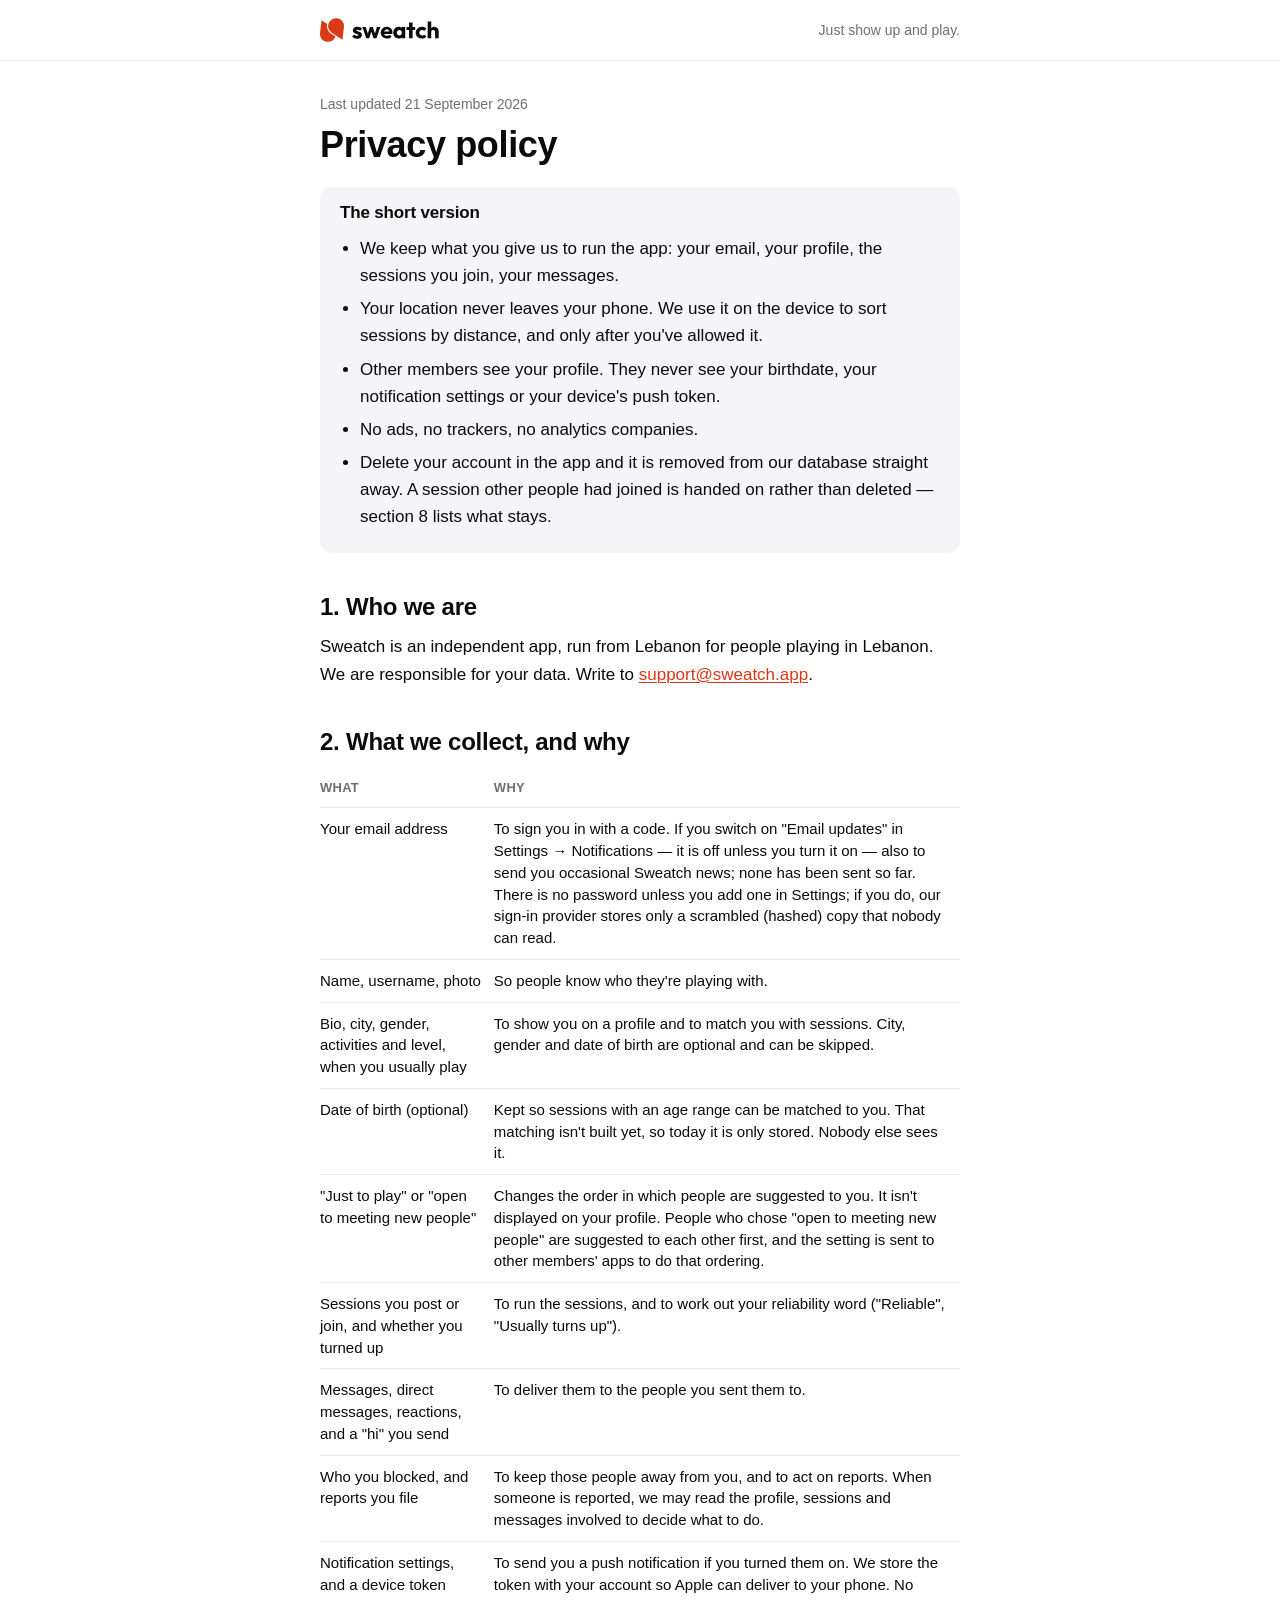
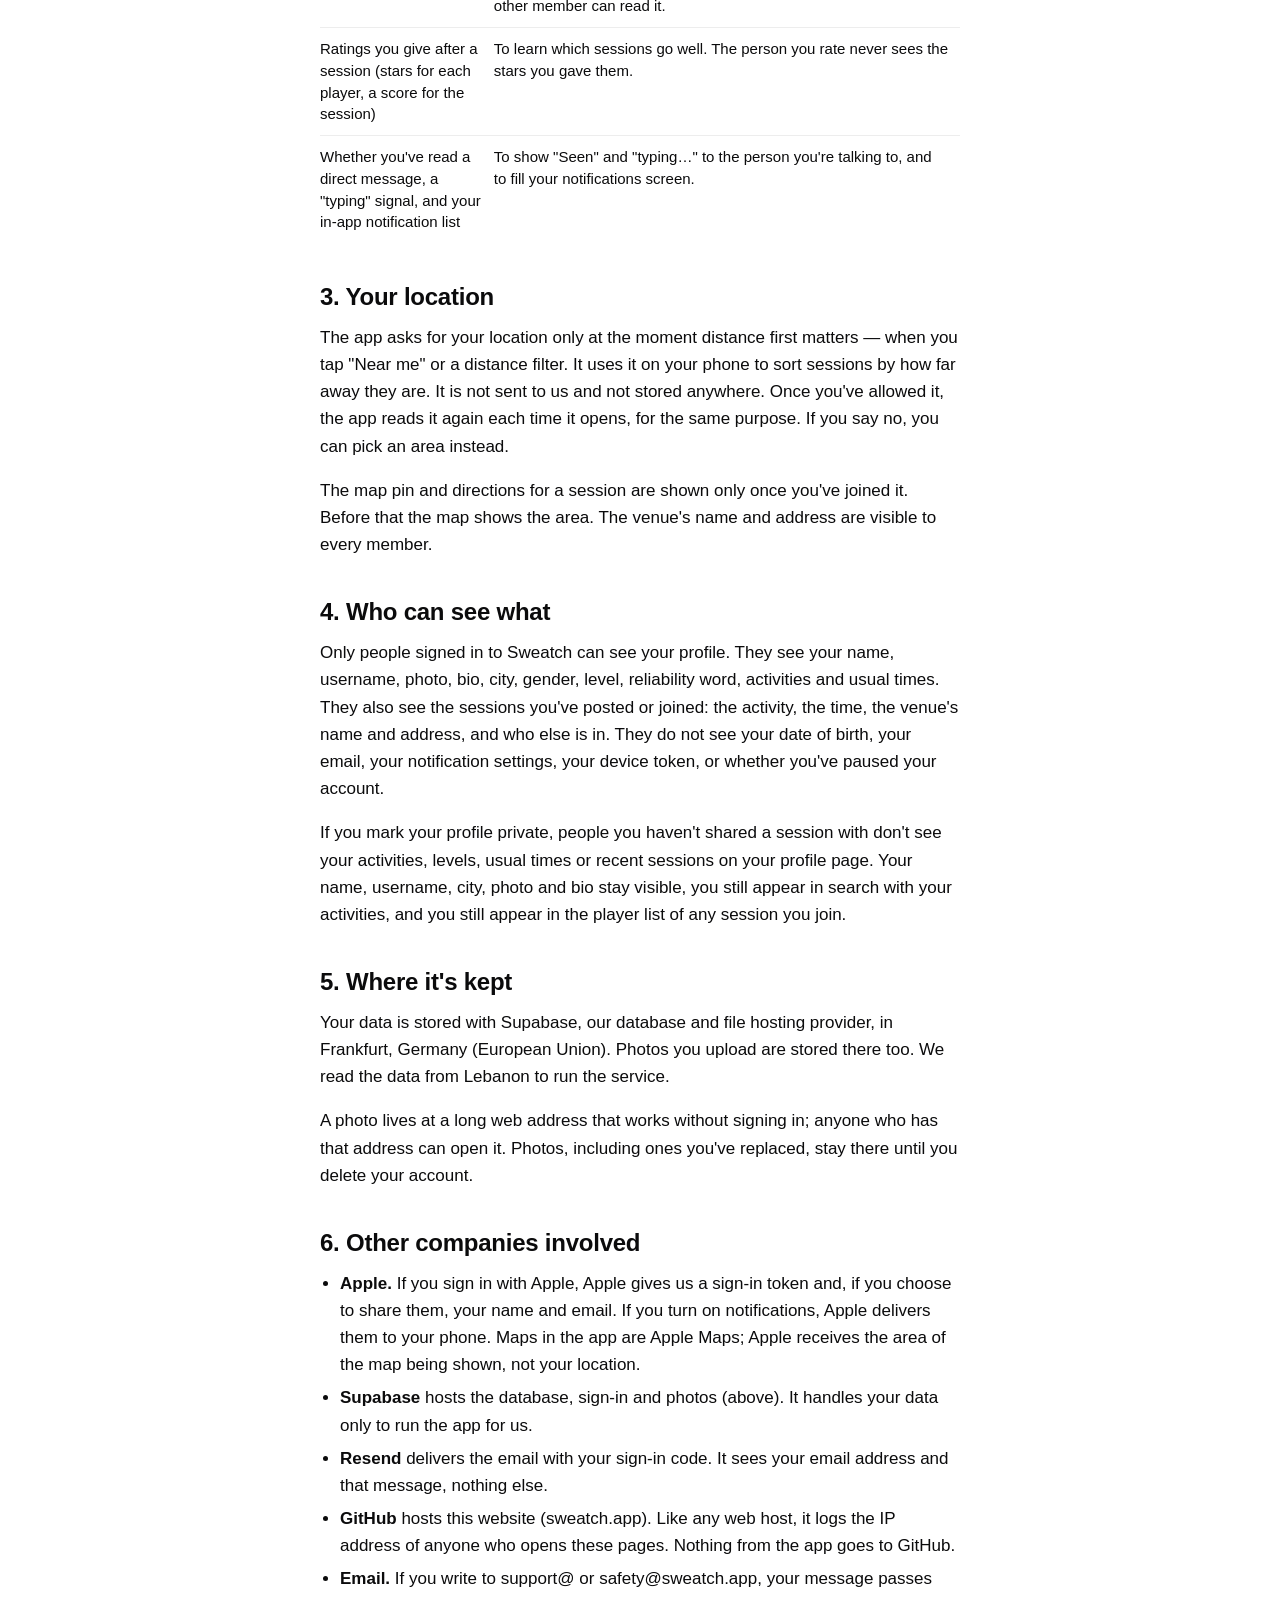
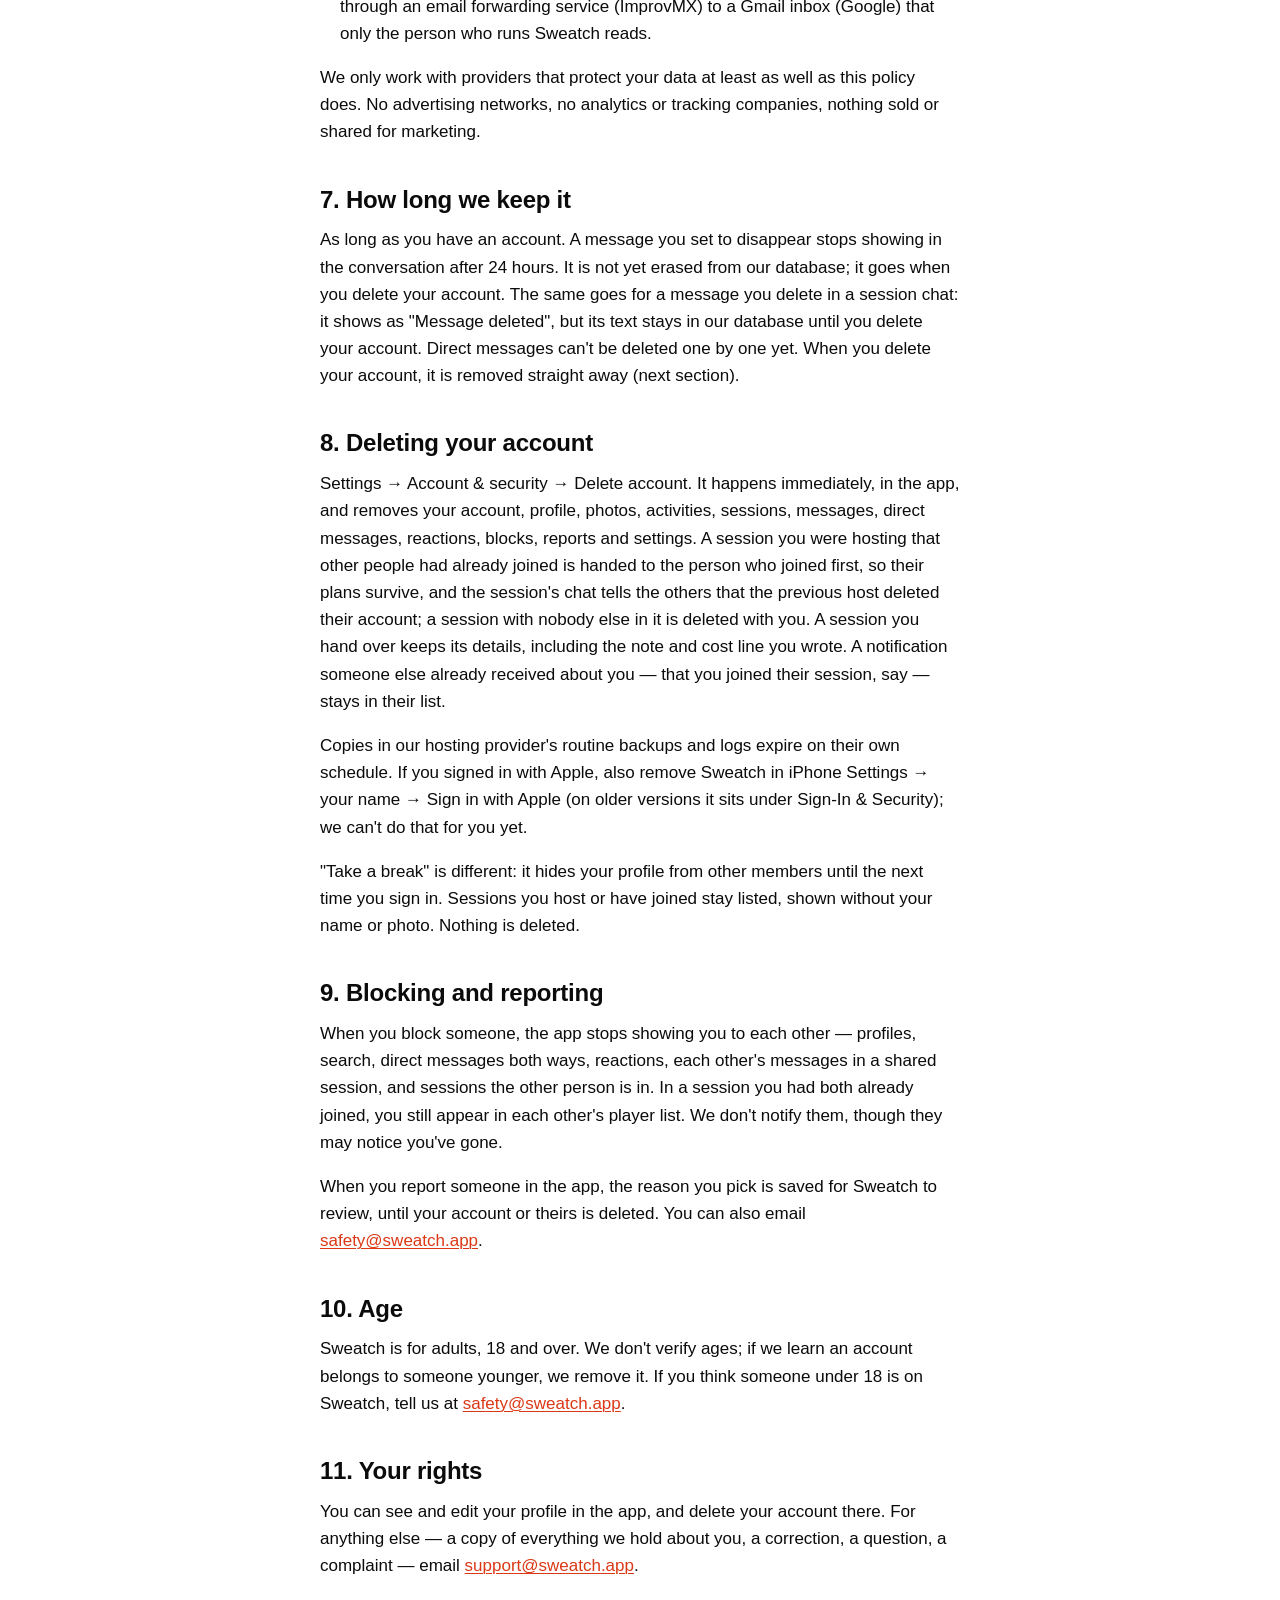
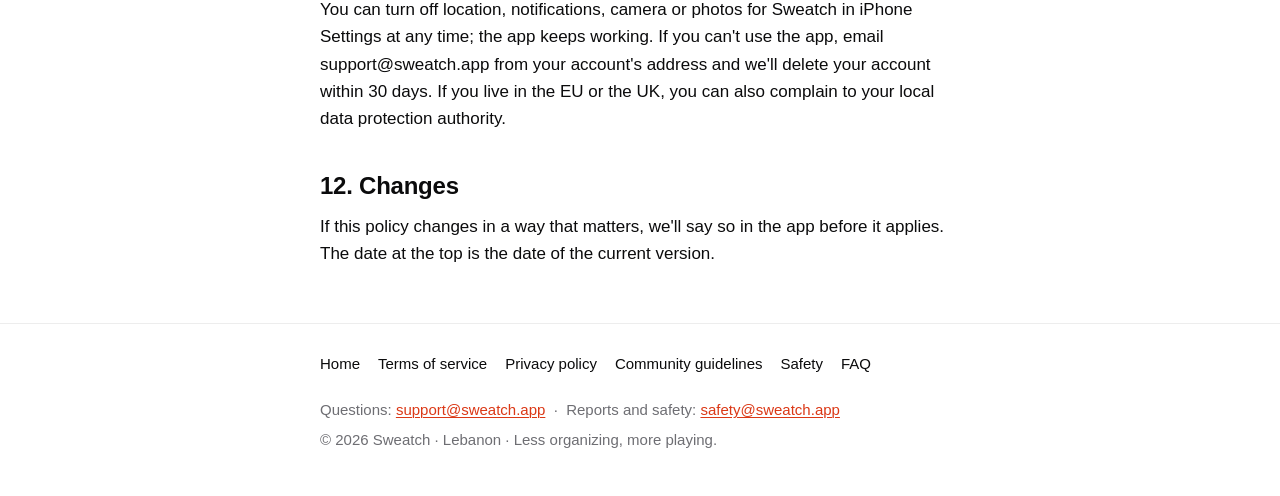
<file: privacy.html>
<!DOCTYPE html>
<html lang="en">
<head>
  <meta charset="utf-8">
  <meta name="viewport" content="width=device-width, initial-scale=1">
  <title>Privacy Policy · Sweatch</title>
  <meta name="description" content="What Sweatch keeps about you, why, where it is stored, and how to delete it.">
  <meta name="theme-color" content="#FFFFFF">
  <link rel="icon" href="assets/sweatch-mark-flare.svg" type="image/svg+xml">
  <link rel="stylesheet" href="style.css">
</head>
<body>
  <a class="skip" href="#content">Skip to content</a>

  <header class="site-header">
    <div class="wrap">
      <a class="lockup" href="index.html" aria-label="Sweatch home">
        <svg xmlns="http://www.w3.org/2000/svg" viewBox="0 0 4944.99 1000.00" role="img" aria-label="Sweatch" focusable="false"><mask id="swh1" maskUnits="userSpaceOnUse" x="-200" y="-200" width="1400" height="1400"><rect x="-200" y="-200" width="1400" height="1400" fill="#fff"/><path d="M 949.588 935.467 L 1043.756 401.426 C 1077.198 211.699 963.269 26.995 778.720 -28.243 C 594.171 -83.508 397.487 8.213 321.173 185.110 C 244.860 361.981 313.135 567.992 479.958 664.324 Z" fill="#000"/></mask><g fill="#DB3816"><path d="M 65.051 95.966 L 2.316 625.652 C -16.853 787.322 84.684 938.816 241.459 982.538 C 398.260 1026.285 563.537 949.199 630.833 800.977 C 698.104 652.756 647.322 477.611 511.184 388.364 Z" mask="url(#swh1)"/><path d="M 934.928 904.034 L 997.690 374.348 C 1016.832 212.678 915.322 61.184 758.521 17.462 C 601.720 -26.285 436.442 50.801 369.172 199.023 C 301.876 347.244 352.683 522.389 488.821 611.636 Z"/></g><g transform="translate(1337.523 145.750) scale(0.714219)" fill="#0B0B0C"><path d="M 300.827 999.972 C 262.016 999.972 223.822 994.944 186.334 984.977 C 148.802 975.097 114.004 960.940 81.897 942.461 C 49.878 923.893 22.622 902.415 0.041 878.070 L 117.886 758.814 C 139.629 782.365 165.385 800.712 195.155 813.855 C 224.881 826.910 257.429 833.437 292.712 833.437 C 317.057 833.437 335.757 829.864 348.812 822.676 C 361.955 815.398 368.570 805.387 368.570 792.685 C 368.570 776.455 360.631 764.062 344.754 755.462 C 328.965 746.906 308.942 739.232 284.597 732.528 C 260.252 725.736 234.495 718.238 207.328 710.123 C 180.248 702.008 154.491 690.718 130.058 676.252 C 105.713 661.786 85.822 641.675 70.430 615.918 C 55.126 590.162 47.496 557.437 47.496 517.656 C 47.496 475.228 58.302 438.401 79.957 407.220 C 101.700 376.083 132.396 351.473 172.045 333.479 C 211.782 315.397 258.355 306.311 311.765 306.311 C 367.732 306.311 419.421 316.014 466.833 335.420 C 514.200 354.825 552.835 383.537 582.737 421.510 L 464.716 540.766 C 443.987 516.332 420.789 499.132 395.032 489.253 C 369.276 479.285 344.225 474.258 319.880 474.258 C 296.328 474.258 278.687 477.698 266.956 484.490 C 255.180 491.326 249.314 501.028 249.314 513.598 C 249.314 527.138 256.944 537.943 272.248 546.058 C 287.640 554.173 307.531 561.406 331.876 567.757 C 356.309 574.108 382.066 581.826 409.145 590.867 C 436.313 599.953 462.070 612.169 486.415 627.562 C 510.848 642.865 530.739 663.374 546.043 689.130 C 561.435 714.798 569.153 748.405 569.153 790.039 C 569.153 854.165 544.984 905.193 496.647 943.166 C 448.309 981.051 383.036 999.972 300.827 999.972 Z M 300.827 999.972 "/><path d="M 826.591 983.742 L 598.840 325.364 L 802.069 325.364 L 943.024 803.623 L 883.396 804.858 L 1039.170 325.364 L 1207.292 325.364 L 1364.477 804.858 L 1303.438 803.623 L 1445.628 325.364 L 1648.857 325.364 L 1421.283 983.742 L 1251.925 983.742 L 1098.798 528.593 L 1150.310 528.593 L 994.537 983.742 Z M 826.591 983.742 "/><path d="M 2037.786 998.560 C 1966.383 998.560 1902.918 983.918 1847.436 954.633 C 1791.909 925.260 1748.335 884.376 1716.713 832.026 C 1685.046 779.586 1669.257 720.444 1669.257 654.553 C 1669.257 588.574 1684.826 529.652 1716.007 477.786 C 1747.144 425.832 1789.395 384.948 1842.672 355.178 C 1895.950 325.320 1955.974 310.369 2022.791 310.369 C 2087.800 310.369 2145.134 324.394 2194.795 352.355 C 2244.544 380.361 2283.620 419.216 2312.110 468.965 C 2340.557 518.626 2354.803 575.475 2354.803 639.558 C 2354.803 651.333 2354.097 663.815 2352.686 676.957 C 2351.363 690.012 2348.893 705.140 2345.276 722.296 L 1777.576 723.531 L 1777.576 581.341 L 2257.246 579.930 L 2167.804 639.558 C 2166.966 601.717 2161.100 570.359 2150.162 545.529 C 2139.313 520.610 2123.259 501.602 2102.001 488.547 C 2080.832 475.493 2054.899 468.965 2024.203 468.965 C 1991.742 468.965 1963.516 476.463 1939.524 491.370 C 1915.620 506.189 1897.096 527.182 1883.953 554.350 C 1870.899 581.429 1864.371 614.330 1864.371 653.142 C 1864.371 691.953 1871.340 725.207 1885.365 752.816 C 1899.346 780.336 1919.236 801.594 1944.993 816.501 C 1970.749 831.320 2001.181 838.729 2036.375 838.729 C 2068.924 838.729 2098.297 833.084 2124.406 821.793 C 2150.603 810.503 2173.669 793.567 2193.560 770.986 L 2307.347 884.773 C 2274.887 922.791 2235.591 951.237 2189.503 970.158 C 2143.370 989.078 2092.828 998.560 2037.786 998.560 Z M 2037.786 998.560 "/><path d="M 2713.890 997.326 C 2653.292 997.326 2599.309 982.463 2551.942 952.693 C 2504.531 922.835 2466.999 882.127 2439.390 830.614 C 2411.869 779.101 2398.109 720.444 2398.109 654.553 C 2398.109 588.574 2411.869 529.916 2439.390 478.492 C 2466.999 426.979 2504.531 386.359 2551.942 356.589 C 2599.309 326.731 2653.292 311.780 2713.890 311.780 C 2758.082 311.780 2798.040 320.380 2833.675 337.537 C 2869.399 354.737 2898.596 378.421 2921.177 408.632 C 2943.758 438.887 2956.371 473.376 2959.106 512.187 L 2959.106 796.743 C 2956.371 835.554 2943.934 870.131 2921.706 900.474 C 2899.566 930.729 2870.458 954.413 2834.381 971.569 C 2798.260 988.725 2758.082 997.326 2713.890 997.326 Z M 2755.877 810.327 C 2800.068 810.327 2835.704 795.684 2862.784 766.399 C 2889.951 737.027 2903.535 699.715 2903.535 654.553 C 2903.535 623.857 2897.405 596.777 2885.188 573.226 C 2873.060 549.719 2855.904 531.416 2833.675 518.361 C 2811.535 505.307 2786.088 498.779 2757.288 498.779 C 2728.356 498.779 2702.776 505.307 2680.548 518.361 C 2658.408 531.416 2640.855 549.719 2627.800 573.226 C 2614.745 596.777 2608.218 623.857 2608.218 654.553 C 2608.218 684.323 2614.481 710.961 2627.094 734.468 C 2639.796 758.020 2657.438 776.543 2680.019 790.039 C 2702.600 803.579 2727.871 810.327 2755.877 810.327 Z M 2895.420 983.742 L 2895.420 806.269 L 2926.646 646.438 L 2895.420 486.430 L 2895.420 325.364 L 3098.649 325.364 L 3098.649 983.742 Z M 2895.420 983.742 "/><path d="M 3322.244 983.742 L 3322.244 52.981 L 3529.530 52.981 L 3529.530 983.742 Z M 3173.174 501.425 L 3173.174 325.364 L 3678.424 325.364 L 3678.424 501.425 Z M 3173.174 501.425 "/><path d="M 4071.503 998.560 C 4003.760 998.560 3942.279 983.698 3887.150 953.928 C 3832.109 924.202 3788.755 883.142 3757.133 830.791 C 3725.466 778.352 3709.677 719.606 3709.677 654.553 C 3709.677 588.574 3725.643 529.652 3757.662 477.786 C 3789.769 425.832 3833.344 384.948 3888.385 355.178 C 3943.514 325.320 4005.436 310.369 4074.149 310.369 C 4125.662 310.369 4172.809 319.190 4215.633 336.831 C 4258.546 354.472 4296.695 380.890 4330.126 416.041 L 4197.462 548.881 C 4182.026 531.725 4164.164 519.067 4143.833 510.952 C 4123.589 502.837 4100.346 498.779 4074.149 498.779 C 4044.247 498.779 4017.785 505.307 3994.763 518.361 C 3971.829 531.416 3953.746 549.498 3940.603 572.520 C 3927.549 595.586 3921.022 622.446 3921.022 653.142 C 3921.022 683.838 3927.549 710.961 3940.603 734.468 C 3953.746 758.020 3972.049 776.543 3995.468 790.039 C 4018.975 803.579 4045.217 810.327 4074.149 810.327 C 4101.184 810.327 4125.309 805.652 4146.479 796.213 C 4167.737 786.687 4186.084 773.368 4201.520 756.167 L 4332.949 888.831 C 4298.592 925.084 4259.737 952.428 4216.339 970.863 C 4173.029 989.299 4124.780 998.560 4071.503 998.560 Z M 4071.503 998.560 "/><path d="M 4843.689 983.742 L 4843.689 608.509 C 4843.689 574.196 4833.016 546.411 4811.758 525.241 C 4790.588 503.983 4763.773 493.310 4731.313 493.310 C 4708.732 493.310 4688.841 498.074 4671.685 507.600 C 4654.484 517.038 4640.901 530.534 4630.933 548.175 C 4621.054 565.817 4616.114 585.928 4616.114 608.509 L 4536.199 569.168 C 4536.199 517.656 4547.004 472.494 4568.659 433.682 C 4590.270 394.871 4620.525 364.881 4659.336 343.711 C 4698.235 322.453 4743.000 311.780 4793.587 311.780 C 4845.100 311.780 4890.262 322.453 4929.073 343.711 C 4967.884 364.881 4997.875 394.254 5019.044 431.742 C 5040.302 469.142 5050.975 512.716 5050.975 562.465 L 5050.975 983.742 Z M 4408.828 983.742 L 4408.828 0.056 L 4616.114 0.056 L 4616.114 983.742 Z M 4408.828 983.742 "/></g></svg>
      </a>
      <p class="tagline">Just show up and play.</p>
    </div>
  </header>

  <main id="content" class="wrap">
<p class="updated">Last updated 21 September 2026</p>
<h1>Privacy policy</h1>
<div class="summary">
  <h2>The short version</h2>
  <ul>
    <li>We keep what you give us to run the app: your email, your profile, the sessions you join, your messages.</li>
    <li>Your location never leaves your phone. We use it on the device to sort sessions by distance, and only after you've allowed it.</li>
    <li>Other members see your profile. They never see your birthdate, your notification settings or your device's push token.</li>
    <li>No ads, no trackers, no analytics companies.</li>
    <li>Delete your account in the app and it is removed from our database straight away. A session other people had joined is handed on rather than deleted — section 8 lists what stays.</li>
  </ul>
</div>

<h2>1. Who we are</h2>
<p>Sweatch is an independent app, run from Lebanon for people playing in Lebanon. We are responsible for your data. Write to <a href="mailto:support@sweatch.app">support@sweatch.app</a>.</p>

<h2>2. What we collect, and why</h2>
<table>
  <tr><th>What</th><th>Why</th></tr>
  <tr><td>Your email address</td><td>To sign you in with a code. If you switch on "Email updates" in Settings → Notifications — it is off unless you turn it on — also to send you occasional Sweatch news; none has been sent so far. There is no password unless you add one in Settings; if you do, our sign-in provider stores only a scrambled (hashed) copy that nobody can read.</td></tr>
  <tr><td>Name, username, photo</td><td>So people know who they're playing with.</td></tr>
  <tr><td>Bio, city, gender, activities and level, when you usually play</td><td>To show you on a profile and to match you with sessions. City, gender and date of birth are optional and can be skipped.</td></tr>
  <tr><td>Date of birth (optional)</td><td>Kept so sessions with an age range can be matched to you. That matching isn't built yet, so today it is only stored. Nobody else sees it.</td></tr>
  <tr><td>"Just to play" or "open to meeting new people"</td><td>Changes the order in which people are suggested to you. It isn't displayed on your profile. People who chose "open to meeting new people" are suggested to each other first, and the setting is sent to other members' apps to do that ordering.</td></tr>
  <tr><td>Sessions you post or join, and whether you turned up</td><td>To run the sessions, and to work out your reliability word ("Reliable", "Usually turns up").</td></tr>
  <tr><td>Messages, direct messages, reactions, and a "hi" you send</td><td>To deliver them to the people you sent them to.</td></tr>
  <tr><td>Who you blocked, and reports you file</td><td>To keep those people away from you, and to act on reports. When someone is reported, we may read the profile, sessions and messages involved to decide what to do.</td></tr>
  <tr><td>Notification settings, and a device token</td><td>To send you a push notification if you turned them on. We store the token with your account so Apple can deliver to your phone. No other member can read it.</td></tr>
  <tr><td>Ratings you give after a session (stars for each player, a score for the session)</td><td>To learn which sessions go well. The person you rate never sees the stars you gave them.</td></tr>
  <tr><td>Whether you've read a direct message, a "typing" signal, and your in-app notification list</td><td>To show "Seen" and "typing…" to the person you're talking to, and to fill your notifications screen.</td></tr>
</table>

<h2>3. Your location</h2>
<p>The app asks for your location only at the moment distance first matters — when you tap "Near me" or a distance filter. It uses it on your phone to sort sessions by how far away they are. It is not sent to us and not stored anywhere. Once you've allowed it, the app reads it again each time it opens, for the same purpose. If you say no, you can pick an area instead.</p>
<p>The map pin and directions for a session are shown only once you've joined it. Before that the map shows the area. The venue's name and address are visible to every member.</p>

<h2>4. Who can see what</h2>
<p>Only people signed in to Sweatch can see your profile. They see your name, username, photo, bio, city, gender, level, reliability word, activities and usual times. They also see the sessions you've posted or joined: the activity, the time, the venue's name and address, and who else is in. They do not see your date of birth, your email, your notification settings, your device token, or whether you've paused your account.</p>
<p>If you mark your profile private, people you haven't shared a session with don't see your activities, levels, usual times or recent sessions on your profile page. Your name, username, city, photo and bio stay visible, you still appear in search with your activities, and you still appear in the player list of any session you join.</p>

<h2>5. Where it's kept</h2>
<p>Your data is stored with Supabase, our database and file hosting provider, in Frankfurt, Germany (European Union). Photos you upload are stored there too. We read the data from Lebanon to run the service.</p>
<p>A photo lives at a long web address that works without signing in; anyone who has that address can open it. Photos, including ones you've replaced, stay there until you delete your account.</p>

<h2>6. Other companies involved</h2>
<ul>
  <li><strong>Apple.</strong> If you sign in with Apple, Apple gives us a sign-in token and, if you choose to share them, your name and email. If you turn on notifications, Apple delivers them to your phone. Maps in the app are Apple Maps; Apple receives the area of the map being shown, not your location.</li>
  <li><strong>Supabase</strong> hosts the database, sign-in and photos (above). It handles your data only to run the app for us.</li>
  <li><strong>Resend</strong> delivers the email with your sign-in code. It sees your email address and that message, nothing else.</li>
  <li><strong>GitHub</strong> hosts this website (sweatch.app). Like any web host, it logs the IP address of anyone who opens these pages. Nothing from the app goes to GitHub.</li>
  <li><strong>Email.</strong> If you write to support@ or safety@sweatch.app, your message passes through an email forwarding service (ImprovMX) to a Gmail inbox (Google) that only the person who runs Sweatch reads.</li>
</ul>
<p>We only work with providers that protect your data at least as well as this policy does. No advertising networks, no analytics or tracking companies, nothing sold or shared for marketing.</p>

<h2>7. How long we keep it</h2>
<p>As long as you have an account. A message you set to disappear stops showing in the conversation after 24 hours. It is not yet erased from our database; it goes when you delete your account. The same goes for a message you delete in a session chat: it shows as "Message deleted", but its text stays in our database until you delete your account. Direct messages can't be deleted one by one yet. When you delete your account, it is removed straight away (next section).</p>

<h2>8. Deleting your account</h2>
<p>Settings → Account &amp; security → Delete account. It happens immediately, in the app, and removes your account, profile, photos, activities, sessions, messages, direct messages, reactions, blocks, reports and settings. A session you were hosting that other people had already joined is handed to the person who joined first, so their plans survive, and the session's chat tells the others that the previous host deleted their account; a session with nobody else in it is deleted with you. A session you hand over keeps its details, including the note and cost line you wrote. A notification someone else already received about you — that you joined their session, say — stays in their list.</p>
<p>Copies in our hosting provider's routine backups and logs expire on their own schedule. If you signed in with Apple, also remove Sweatch in iPhone Settings → your name → Sign in with Apple (on older versions it sits under Sign-In &amp; Security); we can't do that for you yet.</p>
<p>"Take a break" is different: it hides your profile from other members until the next time you sign in. Sessions you host or have joined stay listed, shown without your name or photo. Nothing is deleted.</p>

<h2>9. Blocking and reporting</h2>
<p>When you block someone, the app stops showing you to each other — profiles, search, direct messages both ways, reactions, each other's messages in a shared session, and sessions the other person is in. In a session you had both already joined, you still appear in each other's player list. We don't notify them, though they may notice you've gone.</p>
<p>When you report someone in the app, the reason you pick is saved for Sweatch to review, until your account or theirs is deleted. You can also email <a href="mailto:safety@sweatch.app">safety@sweatch.app</a>.</p>

<h2>10. Age</h2>
<p>Sweatch is for adults, 18 and over. We don't verify ages; if we learn an account belongs to someone younger, we remove it. If you think someone under 18 is on Sweatch, tell us at <a href="mailto:safety@sweatch.app">safety@sweatch.app</a>.</p>

<h2>11. Your rights</h2>
<p>You can see and edit your profile in the app, and delete your account there. For anything else — a copy of everything we hold about you, a correction, a question, a complaint — email <a href="mailto:support@sweatch.app">support@sweatch.app</a>.</p>
<p>You can turn off location, notifications, camera or photos for Sweatch in iPhone Settings at any time; the app keeps working. If you can't use the app, email support@sweatch.app from your account's address and we'll delete your account within 30 days. If you live in the EU or the UK, you can also complain to your local data protection authority.</p>

<h2>12. Changes</h2>
<p>If this policy changes in a way that matters, we'll say so in the app before it applies. The date at the top is the date of the current version.</p>

  </main>

  <footer class="site-footer">
    <div class="wrap">
      <nav aria-label="All pages">
        <ul>
          <li><a href="index.html">Home</a></li>
          <li><a href="terms.html">Terms of service</a></li>
          <li><a href="privacy.html">Privacy policy</a></li>
          <li><a href="guidelines.html">Community guidelines</a></li>
          <li><a href="safety.html">Safety</a></li>
          <li><a href="faq.html">FAQ</a></li>
        </ul>
      </nav>
      <p class="contact">
        Questions: <a href="mailto:support@sweatch.app">support@sweatch.app</a>
        &nbsp;·&nbsp; Reports and safety: <a href="mailto:safety@sweatch.app">safety@sweatch.app</a>
      </p>
      <p class="legal">© 2026 Sweatch · Lebanon · Less organizing, more playing.</p>
    </div>
  </footer>
</body>
</html>
</file>
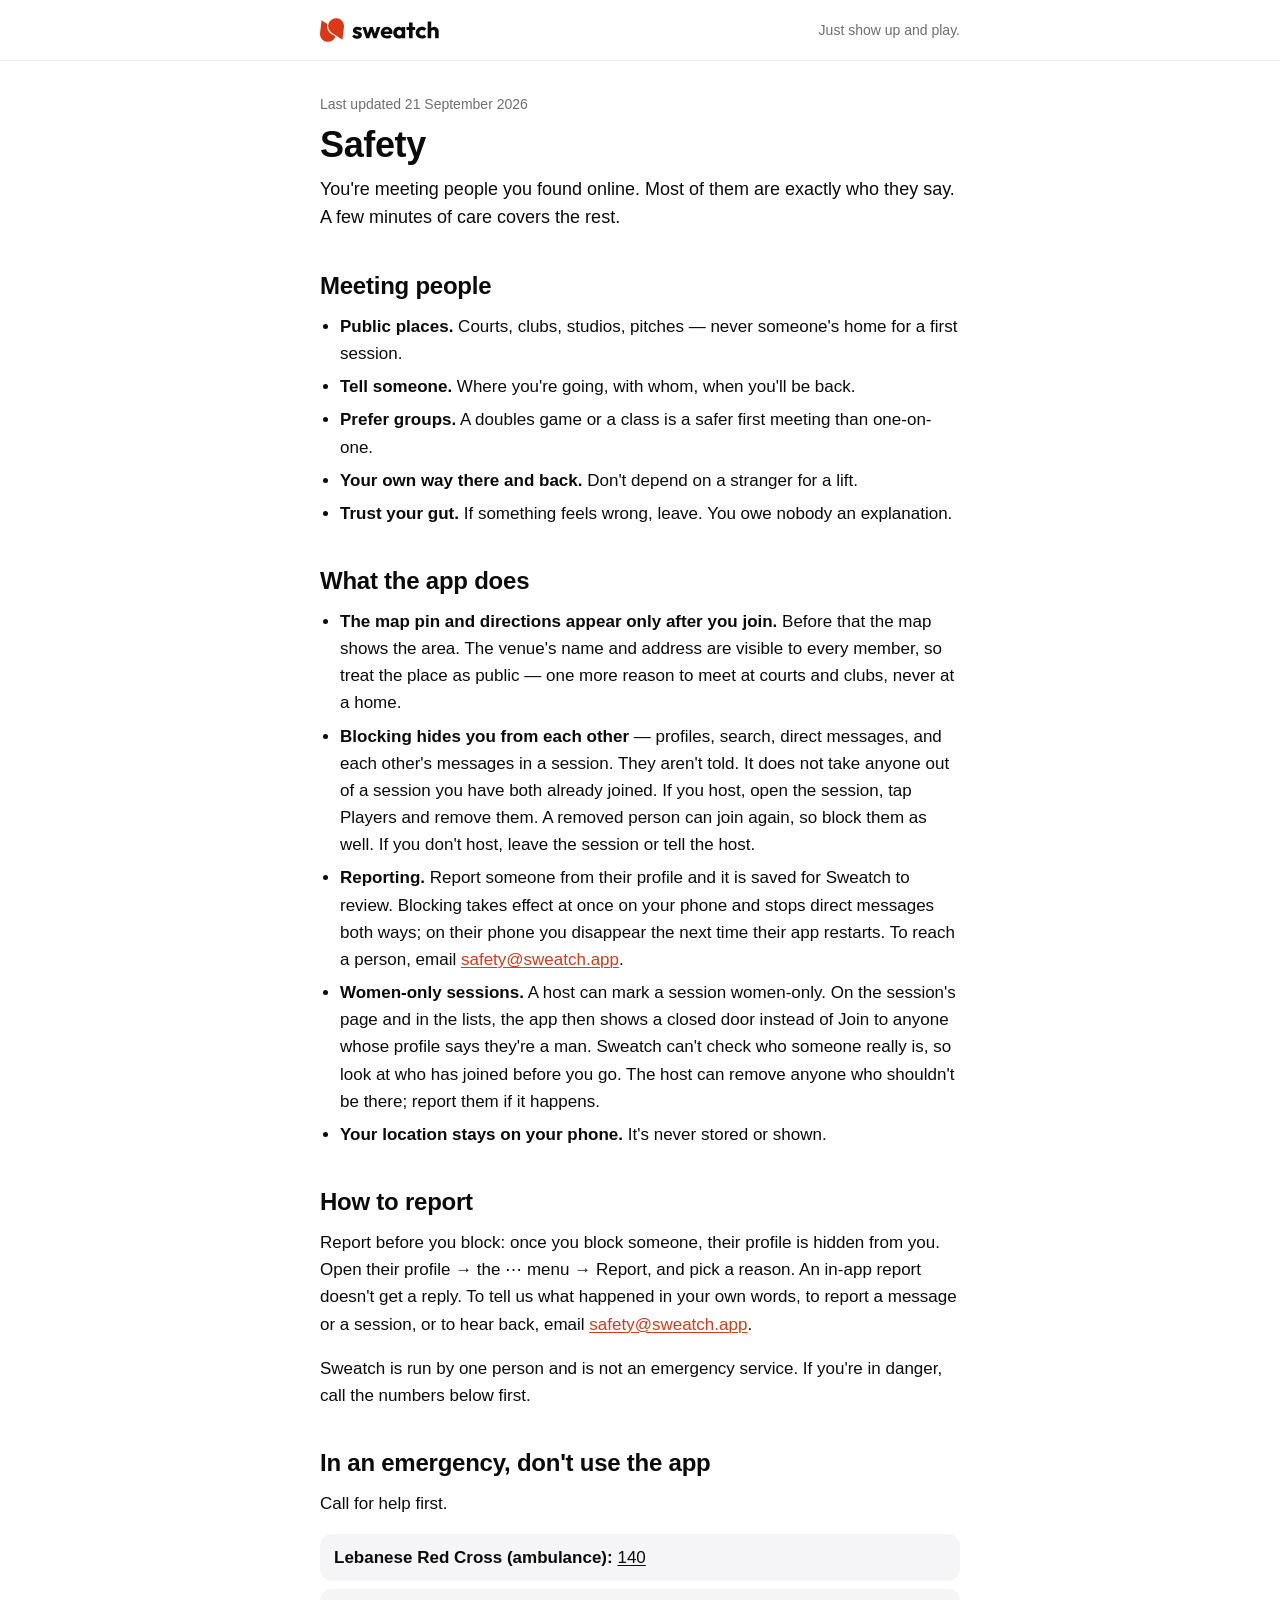
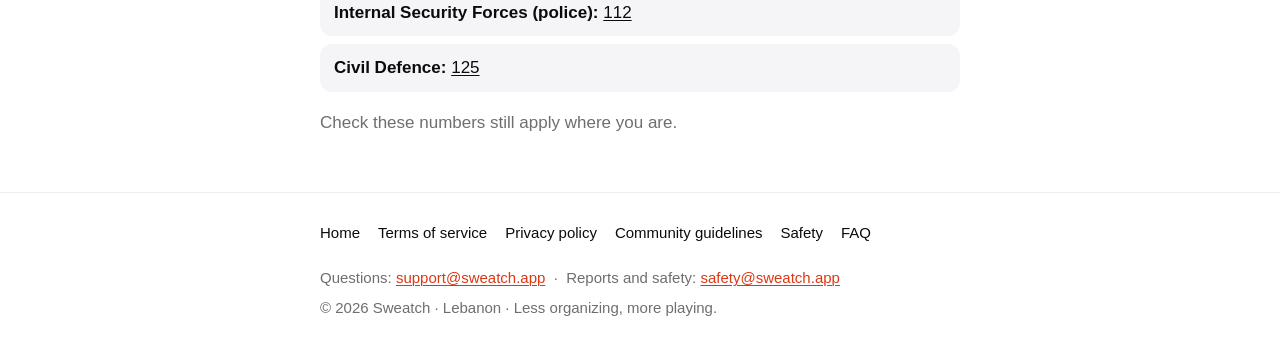
<file: safety.html>
<!DOCTYPE html>
<html lang="en">
<head>
  <meta charset="utf-8">
  <meta name="viewport" content="width=device-width, initial-scale=1">
  <meta name="description" content="Meeting people you found on Sweatch: what to do, what the app does, and how to report.">
  <title>Safety · Sweatch</title>
  <meta name="theme-color" content="#FFFFFF">
  <link rel="icon" href="assets/sweatch-mark-flare.svg" type="image/svg+xml">
  <link rel="stylesheet" href="style.css">
</head>
<body>
  <a class="skip" href="#content">Skip to content</a>

  <header class="site-header">
    <div class="wrap">
      <a class="lockup" href="index.html" aria-label="Sweatch home">
        <svg xmlns="http://www.w3.org/2000/svg" viewBox="0 0 4944.99 1000.00" role="img" aria-label="Sweatch" focusable="false"><mask id="swh1" maskUnits="userSpaceOnUse" x="-200" y="-200" width="1400" height="1400"><rect x="-200" y="-200" width="1400" height="1400" fill="#fff"/><path d="M 949.588 935.467 L 1043.756 401.426 C 1077.198 211.699 963.269 26.995 778.720 -28.243 C 594.171 -83.508 397.487 8.213 321.173 185.110 C 244.860 361.981 313.135 567.992 479.958 664.324 Z" fill="#000"/></mask><g fill="#DB3816"><path d="M 65.051 95.966 L 2.316 625.652 C -16.853 787.322 84.684 938.816 241.459 982.538 C 398.260 1026.285 563.537 949.199 630.833 800.977 C 698.104 652.756 647.322 477.611 511.184 388.364 Z" mask="url(#swh1)"/><path d="M 934.928 904.034 L 997.690 374.348 C 1016.832 212.678 915.322 61.184 758.521 17.462 C 601.720 -26.285 436.442 50.801 369.172 199.023 C 301.876 347.244 352.683 522.389 488.821 611.636 Z"/></g><g transform="translate(1337.523 145.750) scale(0.714219)" fill="#0B0B0C"><path d="M 300.827 999.972 C 262.016 999.972 223.822 994.944 186.334 984.977 C 148.802 975.097 114.004 960.940 81.897 942.461 C 49.878 923.893 22.622 902.415 0.041 878.070 L 117.886 758.814 C 139.629 782.365 165.385 800.712 195.155 813.855 C 224.881 826.910 257.429 833.437 292.712 833.437 C 317.057 833.437 335.757 829.864 348.812 822.676 C 361.955 815.398 368.570 805.387 368.570 792.685 C 368.570 776.455 360.631 764.062 344.754 755.462 C 328.965 746.906 308.942 739.232 284.597 732.528 C 260.252 725.736 234.495 718.238 207.328 710.123 C 180.248 702.008 154.491 690.718 130.058 676.252 C 105.713 661.786 85.822 641.675 70.430 615.918 C 55.126 590.162 47.496 557.437 47.496 517.656 C 47.496 475.228 58.302 438.401 79.957 407.220 C 101.700 376.083 132.396 351.473 172.045 333.479 C 211.782 315.397 258.355 306.311 311.765 306.311 C 367.732 306.311 419.421 316.014 466.833 335.420 C 514.200 354.825 552.835 383.537 582.737 421.510 L 464.716 540.766 C 443.987 516.332 420.789 499.132 395.032 489.253 C 369.276 479.285 344.225 474.258 319.880 474.258 C 296.328 474.258 278.687 477.698 266.956 484.490 C 255.180 491.326 249.314 501.028 249.314 513.598 C 249.314 527.138 256.944 537.943 272.248 546.058 C 287.640 554.173 307.531 561.406 331.876 567.757 C 356.309 574.108 382.066 581.826 409.145 590.867 C 436.313 599.953 462.070 612.169 486.415 627.562 C 510.848 642.865 530.739 663.374 546.043 689.130 C 561.435 714.798 569.153 748.405 569.153 790.039 C 569.153 854.165 544.984 905.193 496.647 943.166 C 448.309 981.051 383.036 999.972 300.827 999.972 Z M 300.827 999.972 "/><path d="M 826.591 983.742 L 598.840 325.364 L 802.069 325.364 L 943.024 803.623 L 883.396 804.858 L 1039.170 325.364 L 1207.292 325.364 L 1364.477 804.858 L 1303.438 803.623 L 1445.628 325.364 L 1648.857 325.364 L 1421.283 983.742 L 1251.925 983.742 L 1098.798 528.593 L 1150.310 528.593 L 994.537 983.742 Z M 826.591 983.742 "/><path d="M 2037.786 998.560 C 1966.383 998.560 1902.918 983.918 1847.436 954.633 C 1791.909 925.260 1748.335 884.376 1716.713 832.026 C 1685.046 779.586 1669.257 720.444 1669.257 654.553 C 1669.257 588.574 1684.826 529.652 1716.007 477.786 C 1747.144 425.832 1789.395 384.948 1842.672 355.178 C 1895.950 325.320 1955.974 310.369 2022.791 310.369 C 2087.800 310.369 2145.134 324.394 2194.795 352.355 C 2244.544 380.361 2283.620 419.216 2312.110 468.965 C 2340.557 518.626 2354.803 575.475 2354.803 639.558 C 2354.803 651.333 2354.097 663.815 2352.686 676.957 C 2351.363 690.012 2348.893 705.140 2345.276 722.296 L 1777.576 723.531 L 1777.576 581.341 L 2257.246 579.930 L 2167.804 639.558 C 2166.966 601.717 2161.100 570.359 2150.162 545.529 C 2139.313 520.610 2123.259 501.602 2102.001 488.547 C 2080.832 475.493 2054.899 468.965 2024.203 468.965 C 1991.742 468.965 1963.516 476.463 1939.524 491.370 C 1915.620 506.189 1897.096 527.182 1883.953 554.350 C 1870.899 581.429 1864.371 614.330 1864.371 653.142 C 1864.371 691.953 1871.340 725.207 1885.365 752.816 C 1899.346 780.336 1919.236 801.594 1944.993 816.501 C 1970.749 831.320 2001.181 838.729 2036.375 838.729 C 2068.924 838.729 2098.297 833.084 2124.406 821.793 C 2150.603 810.503 2173.669 793.567 2193.560 770.986 L 2307.347 884.773 C 2274.887 922.791 2235.591 951.237 2189.503 970.158 C 2143.370 989.078 2092.828 998.560 2037.786 998.560 Z M 2037.786 998.560 "/><path d="M 2713.890 997.326 C 2653.292 997.326 2599.309 982.463 2551.942 952.693 C 2504.531 922.835 2466.999 882.127 2439.390 830.614 C 2411.869 779.101 2398.109 720.444 2398.109 654.553 C 2398.109 588.574 2411.869 529.916 2439.390 478.492 C 2466.999 426.979 2504.531 386.359 2551.942 356.589 C 2599.309 326.731 2653.292 311.780 2713.890 311.780 C 2758.082 311.780 2798.040 320.380 2833.675 337.537 C 2869.399 354.737 2898.596 378.421 2921.177 408.632 C 2943.758 438.887 2956.371 473.376 2959.106 512.187 L 2959.106 796.743 C 2956.371 835.554 2943.934 870.131 2921.706 900.474 C 2899.566 930.729 2870.458 954.413 2834.381 971.569 C 2798.260 988.725 2758.082 997.326 2713.890 997.326 Z M 2755.877 810.327 C 2800.068 810.327 2835.704 795.684 2862.784 766.399 C 2889.951 737.027 2903.535 699.715 2903.535 654.553 C 2903.535 623.857 2897.405 596.777 2885.188 573.226 C 2873.060 549.719 2855.904 531.416 2833.675 518.361 C 2811.535 505.307 2786.088 498.779 2757.288 498.779 C 2728.356 498.779 2702.776 505.307 2680.548 518.361 C 2658.408 531.416 2640.855 549.719 2627.800 573.226 C 2614.745 596.777 2608.218 623.857 2608.218 654.553 C 2608.218 684.323 2614.481 710.961 2627.094 734.468 C 2639.796 758.020 2657.438 776.543 2680.019 790.039 C 2702.600 803.579 2727.871 810.327 2755.877 810.327 Z M 2895.420 983.742 L 2895.420 806.269 L 2926.646 646.438 L 2895.420 486.430 L 2895.420 325.364 L 3098.649 325.364 L 3098.649 983.742 Z M 2895.420 983.742 "/><path d="M 3322.244 983.742 L 3322.244 52.981 L 3529.530 52.981 L 3529.530 983.742 Z M 3173.174 501.425 L 3173.174 325.364 L 3678.424 325.364 L 3678.424 501.425 Z M 3173.174 501.425 "/><path d="M 4071.503 998.560 C 4003.760 998.560 3942.279 983.698 3887.150 953.928 C 3832.109 924.202 3788.755 883.142 3757.133 830.791 C 3725.466 778.352 3709.677 719.606 3709.677 654.553 C 3709.677 588.574 3725.643 529.652 3757.662 477.786 C 3789.769 425.832 3833.344 384.948 3888.385 355.178 C 3943.514 325.320 4005.436 310.369 4074.149 310.369 C 4125.662 310.369 4172.809 319.190 4215.633 336.831 C 4258.546 354.472 4296.695 380.890 4330.126 416.041 L 4197.462 548.881 C 4182.026 531.725 4164.164 519.067 4143.833 510.952 C 4123.589 502.837 4100.346 498.779 4074.149 498.779 C 4044.247 498.779 4017.785 505.307 3994.763 518.361 C 3971.829 531.416 3953.746 549.498 3940.603 572.520 C 3927.549 595.586 3921.022 622.446 3921.022 653.142 C 3921.022 683.838 3927.549 710.961 3940.603 734.468 C 3953.746 758.020 3972.049 776.543 3995.468 790.039 C 4018.975 803.579 4045.217 810.327 4074.149 810.327 C 4101.184 810.327 4125.309 805.652 4146.479 796.213 C 4167.737 786.687 4186.084 773.368 4201.520 756.167 L 4332.949 888.831 C 4298.592 925.084 4259.737 952.428 4216.339 970.863 C 4173.029 989.299 4124.780 998.560 4071.503 998.560 Z M 4071.503 998.560 "/><path d="M 4843.689 983.742 L 4843.689 608.509 C 4843.689 574.196 4833.016 546.411 4811.758 525.241 C 4790.588 503.983 4763.773 493.310 4731.313 493.310 C 4708.732 493.310 4688.841 498.074 4671.685 507.600 C 4654.484 517.038 4640.901 530.534 4630.933 548.175 C 4621.054 565.817 4616.114 585.928 4616.114 608.509 L 4536.199 569.168 C 4536.199 517.656 4547.004 472.494 4568.659 433.682 C 4590.270 394.871 4620.525 364.881 4659.336 343.711 C 4698.235 322.453 4743.000 311.780 4793.587 311.780 C 4845.100 311.780 4890.262 322.453 4929.073 343.711 C 4967.884 364.881 4997.875 394.254 5019.044 431.742 C 5040.302 469.142 5050.975 512.716 5050.975 562.465 L 5050.975 983.742 Z M 4408.828 983.742 L 4408.828 0.056 L 4616.114 0.056 L 4616.114 983.742 Z M 4408.828 983.742 "/></g></svg>
      </a>
      <p class="tagline">Just show up and play.</p>
    </div>
  </header>

  <main id="content" class="wrap">
<p class="updated">Last updated 21 September 2026</p>
<h1>Safety</h1>
<p class="lead">You're meeting people you found online. Most of them are exactly who they say. A few minutes of care covers the rest.</p>

<h2>Meeting people</h2>
<ul>
  <li><strong>Public places.</strong> Courts, clubs, studios, pitches — never someone's home for a first session.</li>
  <li><strong>Tell someone.</strong> Where you're going, with whom, when you'll be back.</li>
  <li><strong>Prefer groups.</strong> A doubles game or a class is a safer first meeting than one-on-one.</li>
  <li><strong>Your own way there and back.</strong> Don't depend on a stranger for a lift.</li>
  <li><strong>Trust your gut.</strong> If something feels wrong, leave. You owe nobody an explanation.</li>
</ul>

<h2>What the app does</h2>
<ul>
  <li><strong>The map pin and directions appear only after you join.</strong> Before that the map shows the area. The venue's name and address are visible to every member, so treat the place as public — one more reason to meet at courts and clubs, never at a home.</li>
  <li><strong>Blocking hides you from each other</strong> — profiles, search, direct messages, and each other's messages in a session. They aren't told. It does not take anyone out of a session you have both already joined. If you host, open the session, tap Players and remove them. A removed person can join again, so block them as well. If you don't host, leave the session or tell the host.</li>
  <li><strong>Reporting.</strong> Report someone from their profile and it is saved for Sweatch to review. Blocking takes effect at once on your phone and stops direct messages both ways; on their phone you disappear the next time their app restarts. To reach a person, email <a href="mailto:safety@sweatch.app">safety@sweatch.app</a>.</li>
  <li><strong>Women-only sessions.</strong> A host can mark a session women-only. On the session's page and in the lists, the app then shows a closed door instead of Join to anyone whose profile says they're a man. Sweatch can't check who someone really is, so look at who has joined before you go. The host can remove anyone who shouldn't be there; report them if it happens.</li>
  <li><strong>Your location stays on your phone.</strong> It's never stored or shown.</li>
</ul>

<h2>How to report</h2>
<p>Report before you block: once you block someone, their profile is hidden from you. Open their profile → the ⋯ menu → Report, and pick a reason. An in-app report doesn't get a reply. To tell us what happened in your own words, to report a message or a session, or to hear back, email <a href="mailto:safety@sweatch.app">safety@sweatch.app</a>.</p>
<p>Sweatch is run by one person and is not an emergency service. If you're in danger, call the numbers below first.</p>

<h2>In an emergency, don't use the app</h2>
<p>Call for help first.</p>
<ul class="emergency">
  <li><strong>Lebanese Red Cross (ambulance):</strong> <a href="tel:140">140</a></li>
  <li><strong>Internal Security Forces (police):</strong> <a href="tel:112">112</a></li>
  <li><strong>Civil Defence:</strong> <a href="tel:125">125</a></li>
</ul>
<p class="note">Check these numbers still apply where you are.</p>

  </main>

  <footer class="site-footer">
    <div class="wrap">
      <nav aria-label="All pages">
        <ul>
          <li><a href="index.html">Home</a></li>
          <li><a href="terms.html">Terms of service</a></li>
          <li><a href="privacy.html">Privacy policy</a></li>
          <li><a href="guidelines.html">Community guidelines</a></li>
          <li><a href="safety.html">Safety</a></li>
          <li><a href="faq.html">FAQ</a></li>
        </ul>
      </nav>
      <p class="contact">
        Questions: <a href="mailto:support@sweatch.app">support@sweatch.app</a>
        &nbsp;·&nbsp; Reports and safety: <a href="mailto:safety@sweatch.app">safety@sweatch.app</a>
      </p>
      <p class="legal">© 2026 Sweatch · Lebanon · Less organizing, more playing.</p>
    </div>
  </footer>
</body>
</html>
</file>
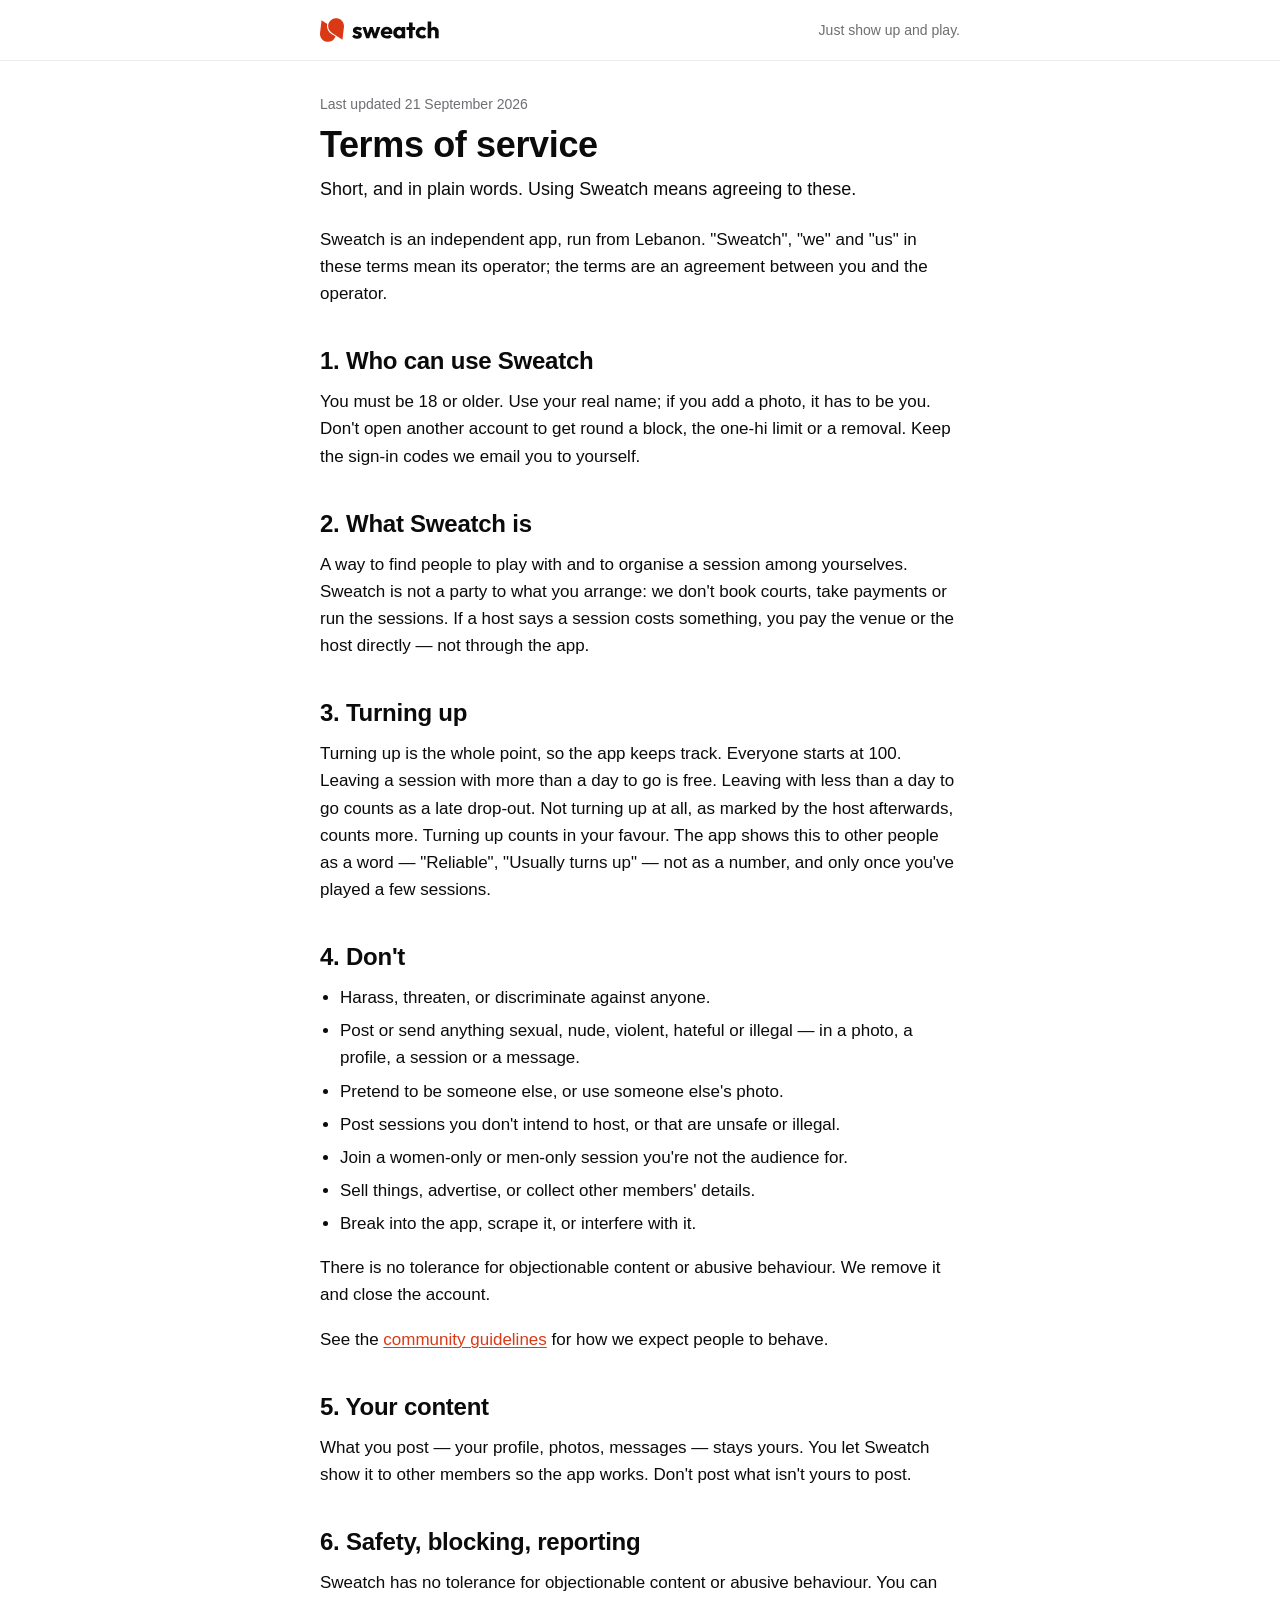
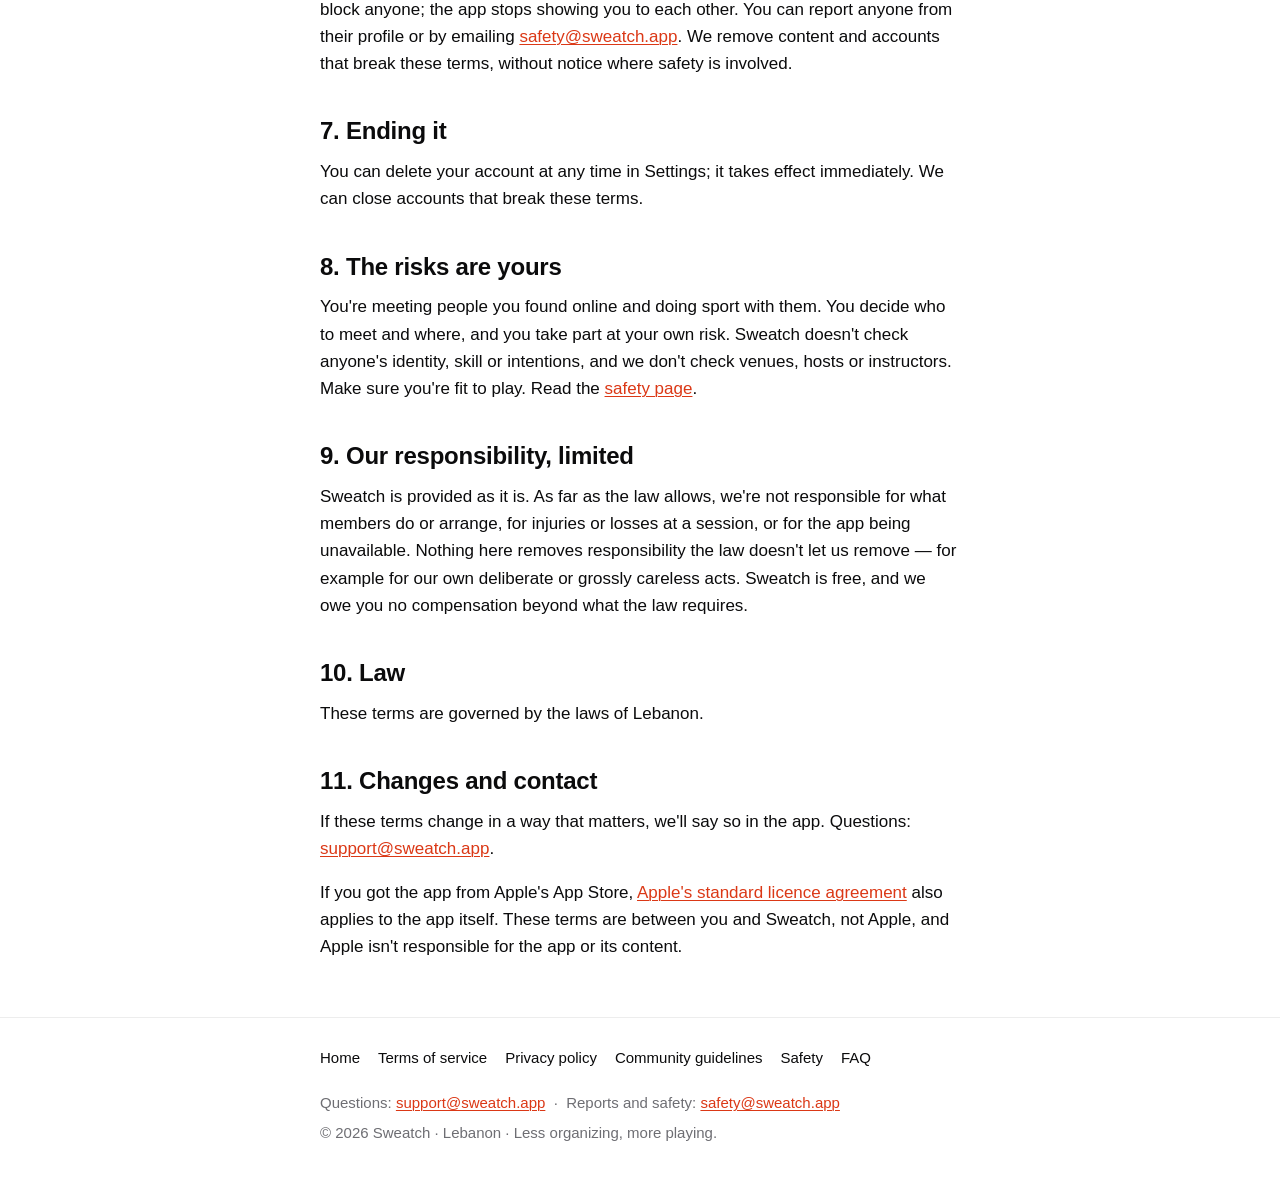
<file: terms.html>
<!DOCTYPE html>
<html lang="en">
<head>
  <meta charset="utf-8">
  <meta name="viewport" content="width=device-width, initial-scale=1">
  <meta name="description" content="The deal between you and Sweatch, in plain words.">
  <title>Terms of Service · Sweatch</title>
  <meta name="theme-color" content="#FFFFFF">
  <link rel="icon" href="assets/sweatch-mark-flare.svg" type="image/svg+xml">
  <link rel="stylesheet" href="style.css">
</head>
<body>
  <a class="skip" href="#content">Skip to content</a>

  <header class="site-header">
    <div class="wrap">
      <a class="lockup" href="index.html" aria-label="Sweatch home">
        <svg xmlns="http://www.w3.org/2000/svg" viewBox="0 0 4944.99 1000.00" role="img" aria-label="Sweatch" focusable="false"><mask id="swh1" maskUnits="userSpaceOnUse" x="-200" y="-200" width="1400" height="1400"><rect x="-200" y="-200" width="1400" height="1400" fill="#fff"/><path d="M 949.588 935.467 L 1043.756 401.426 C 1077.198 211.699 963.269 26.995 778.720 -28.243 C 594.171 -83.508 397.487 8.213 321.173 185.110 C 244.860 361.981 313.135 567.992 479.958 664.324 Z" fill="#000"/></mask><g fill="#DB3816"><path d="M 65.051 95.966 L 2.316 625.652 C -16.853 787.322 84.684 938.816 241.459 982.538 C 398.260 1026.285 563.537 949.199 630.833 800.977 C 698.104 652.756 647.322 477.611 511.184 388.364 Z" mask="url(#swh1)"/><path d="M 934.928 904.034 L 997.690 374.348 C 1016.832 212.678 915.322 61.184 758.521 17.462 C 601.720 -26.285 436.442 50.801 369.172 199.023 C 301.876 347.244 352.683 522.389 488.821 611.636 Z"/></g><g transform="translate(1337.523 145.750) scale(0.714219)" fill="#0B0B0C"><path d="M 300.827 999.972 C 262.016 999.972 223.822 994.944 186.334 984.977 C 148.802 975.097 114.004 960.940 81.897 942.461 C 49.878 923.893 22.622 902.415 0.041 878.070 L 117.886 758.814 C 139.629 782.365 165.385 800.712 195.155 813.855 C 224.881 826.910 257.429 833.437 292.712 833.437 C 317.057 833.437 335.757 829.864 348.812 822.676 C 361.955 815.398 368.570 805.387 368.570 792.685 C 368.570 776.455 360.631 764.062 344.754 755.462 C 328.965 746.906 308.942 739.232 284.597 732.528 C 260.252 725.736 234.495 718.238 207.328 710.123 C 180.248 702.008 154.491 690.718 130.058 676.252 C 105.713 661.786 85.822 641.675 70.430 615.918 C 55.126 590.162 47.496 557.437 47.496 517.656 C 47.496 475.228 58.302 438.401 79.957 407.220 C 101.700 376.083 132.396 351.473 172.045 333.479 C 211.782 315.397 258.355 306.311 311.765 306.311 C 367.732 306.311 419.421 316.014 466.833 335.420 C 514.200 354.825 552.835 383.537 582.737 421.510 L 464.716 540.766 C 443.987 516.332 420.789 499.132 395.032 489.253 C 369.276 479.285 344.225 474.258 319.880 474.258 C 296.328 474.258 278.687 477.698 266.956 484.490 C 255.180 491.326 249.314 501.028 249.314 513.598 C 249.314 527.138 256.944 537.943 272.248 546.058 C 287.640 554.173 307.531 561.406 331.876 567.757 C 356.309 574.108 382.066 581.826 409.145 590.867 C 436.313 599.953 462.070 612.169 486.415 627.562 C 510.848 642.865 530.739 663.374 546.043 689.130 C 561.435 714.798 569.153 748.405 569.153 790.039 C 569.153 854.165 544.984 905.193 496.647 943.166 C 448.309 981.051 383.036 999.972 300.827 999.972 Z M 300.827 999.972 "/><path d="M 826.591 983.742 L 598.840 325.364 L 802.069 325.364 L 943.024 803.623 L 883.396 804.858 L 1039.170 325.364 L 1207.292 325.364 L 1364.477 804.858 L 1303.438 803.623 L 1445.628 325.364 L 1648.857 325.364 L 1421.283 983.742 L 1251.925 983.742 L 1098.798 528.593 L 1150.310 528.593 L 994.537 983.742 Z M 826.591 983.742 "/><path d="M 2037.786 998.560 C 1966.383 998.560 1902.918 983.918 1847.436 954.633 C 1791.909 925.260 1748.335 884.376 1716.713 832.026 C 1685.046 779.586 1669.257 720.444 1669.257 654.553 C 1669.257 588.574 1684.826 529.652 1716.007 477.786 C 1747.144 425.832 1789.395 384.948 1842.672 355.178 C 1895.950 325.320 1955.974 310.369 2022.791 310.369 C 2087.800 310.369 2145.134 324.394 2194.795 352.355 C 2244.544 380.361 2283.620 419.216 2312.110 468.965 C 2340.557 518.626 2354.803 575.475 2354.803 639.558 C 2354.803 651.333 2354.097 663.815 2352.686 676.957 C 2351.363 690.012 2348.893 705.140 2345.276 722.296 L 1777.576 723.531 L 1777.576 581.341 L 2257.246 579.930 L 2167.804 639.558 C 2166.966 601.717 2161.100 570.359 2150.162 545.529 C 2139.313 520.610 2123.259 501.602 2102.001 488.547 C 2080.832 475.493 2054.899 468.965 2024.203 468.965 C 1991.742 468.965 1963.516 476.463 1939.524 491.370 C 1915.620 506.189 1897.096 527.182 1883.953 554.350 C 1870.899 581.429 1864.371 614.330 1864.371 653.142 C 1864.371 691.953 1871.340 725.207 1885.365 752.816 C 1899.346 780.336 1919.236 801.594 1944.993 816.501 C 1970.749 831.320 2001.181 838.729 2036.375 838.729 C 2068.924 838.729 2098.297 833.084 2124.406 821.793 C 2150.603 810.503 2173.669 793.567 2193.560 770.986 L 2307.347 884.773 C 2274.887 922.791 2235.591 951.237 2189.503 970.158 C 2143.370 989.078 2092.828 998.560 2037.786 998.560 Z M 2037.786 998.560 "/><path d="M 2713.890 997.326 C 2653.292 997.326 2599.309 982.463 2551.942 952.693 C 2504.531 922.835 2466.999 882.127 2439.390 830.614 C 2411.869 779.101 2398.109 720.444 2398.109 654.553 C 2398.109 588.574 2411.869 529.916 2439.390 478.492 C 2466.999 426.979 2504.531 386.359 2551.942 356.589 C 2599.309 326.731 2653.292 311.780 2713.890 311.780 C 2758.082 311.780 2798.040 320.380 2833.675 337.537 C 2869.399 354.737 2898.596 378.421 2921.177 408.632 C 2943.758 438.887 2956.371 473.376 2959.106 512.187 L 2959.106 796.743 C 2956.371 835.554 2943.934 870.131 2921.706 900.474 C 2899.566 930.729 2870.458 954.413 2834.381 971.569 C 2798.260 988.725 2758.082 997.326 2713.890 997.326 Z M 2755.877 810.327 C 2800.068 810.327 2835.704 795.684 2862.784 766.399 C 2889.951 737.027 2903.535 699.715 2903.535 654.553 C 2903.535 623.857 2897.405 596.777 2885.188 573.226 C 2873.060 549.719 2855.904 531.416 2833.675 518.361 C 2811.535 505.307 2786.088 498.779 2757.288 498.779 C 2728.356 498.779 2702.776 505.307 2680.548 518.361 C 2658.408 531.416 2640.855 549.719 2627.800 573.226 C 2614.745 596.777 2608.218 623.857 2608.218 654.553 C 2608.218 684.323 2614.481 710.961 2627.094 734.468 C 2639.796 758.020 2657.438 776.543 2680.019 790.039 C 2702.600 803.579 2727.871 810.327 2755.877 810.327 Z M 2895.420 983.742 L 2895.420 806.269 L 2926.646 646.438 L 2895.420 486.430 L 2895.420 325.364 L 3098.649 325.364 L 3098.649 983.742 Z M 2895.420 983.742 "/><path d="M 3322.244 983.742 L 3322.244 52.981 L 3529.530 52.981 L 3529.530 983.742 Z M 3173.174 501.425 L 3173.174 325.364 L 3678.424 325.364 L 3678.424 501.425 Z M 3173.174 501.425 "/><path d="M 4071.503 998.560 C 4003.760 998.560 3942.279 983.698 3887.150 953.928 C 3832.109 924.202 3788.755 883.142 3757.133 830.791 C 3725.466 778.352 3709.677 719.606 3709.677 654.553 C 3709.677 588.574 3725.643 529.652 3757.662 477.786 C 3789.769 425.832 3833.344 384.948 3888.385 355.178 C 3943.514 325.320 4005.436 310.369 4074.149 310.369 C 4125.662 310.369 4172.809 319.190 4215.633 336.831 C 4258.546 354.472 4296.695 380.890 4330.126 416.041 L 4197.462 548.881 C 4182.026 531.725 4164.164 519.067 4143.833 510.952 C 4123.589 502.837 4100.346 498.779 4074.149 498.779 C 4044.247 498.779 4017.785 505.307 3994.763 518.361 C 3971.829 531.416 3953.746 549.498 3940.603 572.520 C 3927.549 595.586 3921.022 622.446 3921.022 653.142 C 3921.022 683.838 3927.549 710.961 3940.603 734.468 C 3953.746 758.020 3972.049 776.543 3995.468 790.039 C 4018.975 803.579 4045.217 810.327 4074.149 810.327 C 4101.184 810.327 4125.309 805.652 4146.479 796.213 C 4167.737 786.687 4186.084 773.368 4201.520 756.167 L 4332.949 888.831 C 4298.592 925.084 4259.737 952.428 4216.339 970.863 C 4173.029 989.299 4124.780 998.560 4071.503 998.560 Z M 4071.503 998.560 "/><path d="M 4843.689 983.742 L 4843.689 608.509 C 4843.689 574.196 4833.016 546.411 4811.758 525.241 C 4790.588 503.983 4763.773 493.310 4731.313 493.310 C 4708.732 493.310 4688.841 498.074 4671.685 507.600 C 4654.484 517.038 4640.901 530.534 4630.933 548.175 C 4621.054 565.817 4616.114 585.928 4616.114 608.509 L 4536.199 569.168 C 4536.199 517.656 4547.004 472.494 4568.659 433.682 C 4590.270 394.871 4620.525 364.881 4659.336 343.711 C 4698.235 322.453 4743.000 311.780 4793.587 311.780 C 4845.100 311.780 4890.262 322.453 4929.073 343.711 C 4967.884 364.881 4997.875 394.254 5019.044 431.742 C 5040.302 469.142 5050.975 512.716 5050.975 562.465 L 5050.975 983.742 Z M 4408.828 983.742 L 4408.828 0.056 L 4616.114 0.056 L 4616.114 983.742 Z M 4408.828 983.742 "/></g></svg>
      </a>
      <p class="tagline">Just show up and play.</p>
    </div>
  </header>

  <main id="content" class="wrap">
<p class="updated">Last updated 21 September 2026</p>
<h1>Terms of service</h1>
<p class="lead">Short, and in plain words. Using Sweatch means agreeing to these.</p>
<p>Sweatch is an independent app, run from Lebanon. "Sweatch", "we" and "us" in these terms mean its operator; the terms are an agreement between you and the operator.</p>

<h2>1. Who can use Sweatch</h2>
<p>You must be 18 or older. Use your real name; if you add a photo, it has to be you. Don't open another account to get round a block, the one-hi limit or a removal. Keep the sign-in codes we email you to yourself.</p>

<h2>2. What Sweatch is</h2>
<p>A way to find people to play with and to organise a session among yourselves. Sweatch is not a party to what you arrange: we don't book courts, take payments or run the sessions. If a host says a session costs something, you pay the venue or the host directly — not through the app.</p>

<h2>3. Turning up</h2>
<p>Turning up is the whole point, so the app keeps track. Everyone starts at 100. Leaving a session with more than a day to go is free. Leaving with less than a day to go counts as a late drop-out. Not turning up at all, as marked by the host afterwards, counts more. Turning up counts in your favour. The app shows this to other people as a word — "Reliable", "Usually turns up" — not as a number, and only once you've played a few sessions.</p>

<h2>4. Don't</h2>
<ul>
  <li>Harass, threaten, or discriminate against anyone.</li>
  <li>Post or send anything sexual, nude, violent, hateful or illegal — in a photo, a profile, a session or a message.</li>
  <li>Pretend to be someone else, or use someone else's photo.</li>
  <li>Post sessions you don't intend to host, or that are unsafe or illegal.</li>
  <li>Join a women-only or men-only session you're not the audience for.</li>
  <li>Sell things, advertise, or collect other members' details.</li>
  <li>Break into the app, scrape it, or interfere with it.</li>
</ul>
<p>There is no tolerance for objectionable content or abusive behaviour. We remove it and close the account.</p>
<p>See the <a href="guidelines.html">community guidelines</a> for how we expect people to behave.</p>

<h2>5. Your content</h2>
<p>What you post — your profile, photos, messages — stays yours. You let Sweatch show it to other members so the app works. Don't post what isn't yours to post.</p>

<h2>6. Safety, blocking, reporting</h2>
<p>Sweatch has no tolerance for objectionable content or abusive behaviour. You can block anyone; the app stops showing you to each other. You can report anyone from their profile or by emailing <a href="mailto:safety@sweatch.app">safety@sweatch.app</a>. We remove content and accounts that break these terms, without notice where safety is involved.</p>

<h2>7. Ending it</h2>
<p>You can delete your account at any time in Settings; it takes effect immediately. We can close accounts that break these terms.</p>

<h2>8. The risks are yours</h2>
<p>You're meeting people you found online and doing sport with them. You decide who to meet and where, and you take part at your own risk. Sweatch doesn't check anyone's identity, skill or intentions, and we don't check venues, hosts or instructors. Make sure you're fit to play. Read the <a href="safety.html">safety page</a>.</p>

<h2>9. Our responsibility, limited</h2>
<p>Sweatch is provided as it is. As far as the law allows, we're not responsible for what members do or arrange, for injuries or losses at a session, or for the app being unavailable. Nothing here removes responsibility the law doesn't let us remove — for example for our own deliberate or grossly careless acts. Sweatch is free, and we owe you no compensation beyond what the law requires.</p>

<h2>10. Law</h2>
<p>These terms are governed by the laws of Lebanon.</p>

<h2>11. Changes and contact</h2>
<p>If these terms change in a way that matters, we'll say so in the app. Questions: <a href="mailto:support@sweatch.app">support@sweatch.app</a>.</p>
<p>If you got the app from Apple's App Store, <a href="https://www.apple.com/legal/internet-services/itunes/dev/stdeula/">Apple's standard licence agreement</a> also applies to the app itself. These terms are between you and Sweatch, not Apple, and Apple isn't responsible for the app or its content.</p>

  </main>

  <footer class="site-footer">
    <div class="wrap">
      <nav aria-label="All pages">
        <ul>
          <li><a href="index.html">Home</a></li>
          <li><a href="terms.html">Terms of service</a></li>
          <li><a href="privacy.html">Privacy policy</a></li>
          <li><a href="guidelines.html">Community guidelines</a></li>
          <li><a href="safety.html">Safety</a></li>
          <li><a href="faq.html">FAQ</a></li>
        </ul>
      </nav>
      <p class="contact">
        Questions: <a href="mailto:support@sweatch.app">support@sweatch.app</a>
        &nbsp;·&nbsp; Reports and safety: <a href="mailto:safety@sweatch.app">safety@sweatch.app</a>
      </p>
      <p class="legal">© 2026 Sweatch · Lebanon · Less organizing, more playing.</p>
    </div>
  </footer>
</body>
</html>
</file>
<file: style.css>
/* Sweatch — site stylesheet
   One file for every page. Brand tokens first, then the column, type,
   header, footer, content blocks and print. No JavaScript, no web fonts. */

/* ---------- tokens ---------- */
:root {
  --canvas: #FFFFFF;
  --ink: #0B0B0C;
  --ink-2: #6E6E73;
  --accent: #DB3816;
  --accent-tint: rgba(219, 56, 22, 0.10);
  --surface: #F5F5F7;
  --hairline: #EDEDED;

  --font: -apple-system, BlinkMacSystemFont, "SF Pro Text", "Segoe UI", Roboto,
          "Helvetica Neue", Arial, "Noto Sans", sans-serif;
  --mono: ui-monospace, "SF Mono", Menlo, Consolas, monospace;

  --column: 640px;
  --gutter: 16px;
  --radius: 12px;
  --pill: 999px;
}

/* ---------- base ---------- */
*, *::before, *::after { box-sizing: border-box; }

html {
  -webkit-text-size-adjust: 100%;
  text-size-adjust: 100%;
  scroll-behavior: smooth;
}

body {
  margin: 0;
  background: var(--canvas);
  color: var(--ink);
  font-family: var(--font);
  font-size: 17px;
  line-height: 1.6;
  -webkit-font-smoothing: antialiased;
  -moz-osx-font-smoothing: grayscale;
  min-height: 100vh;
  display: flex;
  flex-direction: column;
}

/* the column: 640px, 16px gutters on phones */
.wrap {
  width: 100%;
  max-width: calc(var(--column) + 2 * var(--gutter));
  margin: 0 auto;
  padding-left: var(--gutter);
  padding-right: var(--gutter);
}

main { flex: 1 0 auto; }
main.wrap { padding-top: 32px; padding-bottom: 56px; }

/* ---------- type ---------- */
h1, h2, h3 {
  font-weight: 700;
  line-height: 1.2;
  letter-spacing: -0.01em;
  color: var(--ink);
  overflow-wrap: break-word;
}

h1 { font-size: 1.875rem; margin: 0 0 8px; }
h2 { font-size: 1.375rem; margin: 40px 0 12px; }
h3 { font-size: 1.125rem; margin: 28px 0 8px; }

@media (min-width: 600px) {
  h1 { font-size: 2.25rem; }
  h2 { font-size: 1.5rem; }
}

p, ul, ol, dl, table, blockquote, pre { margin: 0 0 1em; }
p:last-child, ul:last-child, ol:last-child { margin-bottom: 0; }

ul, ol { padding-left: 1.25rem; }
li { margin-bottom: 0.35em; }
li > ul, li > ol { margin-top: 0.35em; margin-bottom: 0; }

strong, b { font-weight: 600; }
small, .small { font-size: 0.875rem; }

/* "Last updated …" and other quiet lines */
.meta {
  color: var(--ink-2);
  font-size: 0.9375rem;
  margin: 0 0 28px;
}

/* the one larger intro paragraph on a page */
.lead {
  font-size: 1.125rem;
  color: var(--ink);
  margin-bottom: 1.25em;
}

.muted { color: var(--ink-2); }

hr {
  border: 0;
  border-top: 1px solid var(--hairline);
  margin: 40px 0;
}

/* ---------- links: the accent, underlined ---------- */
a {
  color: var(--accent);
  text-decoration: underline;
  text-decoration-thickness: 1px;
  text-underline-offset: 2px;
}
a:hover { text-decoration-thickness: 2px; }

a:focus-visible,
button:focus-visible,
.button:focus-visible {
  outline: 2px solid var(--accent);
  outline-offset: 3px;
  border-radius: 4px;
}

/* headings inside links (the header lockup) keep the ink */
a.plain { color: inherit; text-decoration: none; }

/* ---------- the one button ---------- */
.button {
  display: inline-block;
  background: var(--accent);
  color: #FFFFFF;
  font-weight: 600;
  font-size: 1rem;
  line-height: 1;
  padding: 15px 22px;
  border-radius: var(--pill);
  text-decoration: none;
  border: 0;
  cursor: pointer;
}
.button:hover { text-decoration: none; filter: brightness(0.95); }

/* ---------- content blocks ---------- */
.callout {
  background: var(--surface);
  border: 1px solid var(--hairline);
  border-radius: var(--radius);
  padding: 16px 18px;
  margin: 0 0 1.25em;
}
.callout > :first-child { margin-top: 0; }
.callout > :last-child { margin-bottom: 0; }

blockquote {
  border-left: 3px solid var(--hairline);
  padding-left: 16px;
  color: var(--ink-2);
}

/* definition lists: "What we collect" / "Why" */
dl { display: block; }
dt { font-weight: 600; margin-top: 0.85em; }
dd { margin: 0.15em 0 0; color: var(--ink); }
dd + dt { margin-top: 1em; }

/* tables: hairline rows, scroll sideways on a phone rather than break the page */
.table-wrap {
  overflow-x: auto;
  -webkit-overflow-scrolling: touch;
  margin: 0 0 1.25em;
}
table {
  width: 100%;
  border-collapse: collapse;
  font-size: 0.9375rem;
  line-height: 1.45;
}
th, td {
  text-align: left;
  vertical-align: top;
  padding: 10px 12px 10px 0;
  border-bottom: 1px solid var(--hairline);
}
th {
  font-weight: 600;
  color: var(--ink-2);
  font-size: 0.8125rem;
  letter-spacing: 0.02em;
  text-transform: uppercase;
}
tr:last-child td { border-bottom: 0; }

code, kbd {
  font-family: var(--mono);
  font-size: 0.9em;
  background: var(--surface);
  border-radius: 4px;
  padding: 0.1em 0.35em;
}
pre {
  background: var(--surface);
  border-radius: var(--radius);
  padding: 14px 16px;
  overflow-x: auto;
  font-size: 0.875rem;
}
pre code { background: none; padding: 0; }

img, svg { max-width: 100%; height: auto; }

/* a short table of contents at the top of a long page */
.toc {
  background: var(--surface);
  border-radius: var(--radius);
  padding: 14px 18px;
  margin: 0 0 32px;
  font-size: 0.9375rem;
}
.toc ol { margin: 0; padding-left: 1.25rem; }
.toc li { margin-bottom: 0.25em; }

/* ---------- header ---------- */
.site-header {
  border-bottom: 1px solid var(--hairline);
}
.site-header .wrap {
  display: flex;
  align-items: center;
  justify-content: space-between;
  gap: 16px;
  min-height: 60px;
  padding-top: 14px;
  padding-bottom: 14px;
}
.site-header .lockup {
  display: inline-flex;
  align-items: center;
  color: inherit;
  text-decoration: none;
}
.site-header .lockup svg {
  height: 24px;
  width: auto;
  display: block;
}
.site-header .tagline {
  color: var(--ink-2);
  font-size: 0.875rem;
  margin: 0;
  white-space: nowrap;
}
@media (max-width: 420px) {
  .site-header .tagline { display: none; }
}

/* skip link for keyboard and screen-reader users */
.skip {
  position: absolute;
  left: -9999px;
  top: 8px;
  background: var(--canvas);
  color: var(--ink);
  padding: 8px 12px;
  border-radius: 8px;
  z-index: 10;
}
.skip:focus { left: 8px; }

/* ---------- footer ---------- */
.site-footer {
  border-top: 1px solid var(--hairline);
  color: var(--ink-2);
  font-size: 0.9375rem;
}
.site-footer .wrap {
  padding-top: 28px;
  padding-bottom: 44px;
}
.site-footer nav ul {
  list-style: none;
  margin: 0 0 16px;
  padding: 0;
  display: flex;
  flex-wrap: wrap;
  gap: 6px 18px;
}
.site-footer nav a {
  color: var(--ink);
  text-decoration: none;
}
.site-footer nav a:hover { text-decoration: underline; }
.site-footer nav a[aria-current="page"] {
  color: var(--ink-2);
}
.site-footer .contact { margin: 0 0 6px; }
.site-footer .contact a { color: var(--accent); }
.site-footer .legal { margin: 0; }

/* ---------- print ---------- */
@media print {
  :root { --ink-2: #444; --hairline: #BBB; }
  body { font-size: 11pt; line-height: 1.45; color: #000; background: #fff; }
  .wrap { max-width: none; padding: 0; }
  main.wrap { padding-top: 0; }
  .site-header .wrap { min-height: 0; padding: 0 0 8pt; }
  .site-header .lockup svg { height: 18pt; }
  .site-header .tagline, .skip, .site-footer nav, .toc { display: none; }
  .site-footer .wrap { padding: 12pt 0 0; }
  h1 { font-size: 20pt; margin-top: 6pt; }
  h2 { font-size: 14pt; margin-top: 18pt; }
  h3 { font-size: 12pt; }
  h1, h2, h3 { page-break-after: avoid; break-after: avoid; }
  p, li, dd, tr { page-break-inside: avoid; break-inside: avoid; }
  a { color: #000; text-decoration: underline; }
  a[href^="http"]::after { content: " (" attr(href) ")"; font-size: 0.85em; color: #444; }
  a[href^="mailto:"]::after { content: none; }
  .callout, pre, code, .toc { background: none; border: 1px solid #BBB; }
  .button { background: none; color: #000; border: 1px solid #000; }
  .table-wrap { overflow: visible; }
}

/* ---------- page pieces the pages use ---------- */
.updated { color: var(--ink-2); font-size: 14px; margin: 0 0 8px; }
.hero h1 { font-size: 34px; line-height: 1.2; letter-spacing: -0.01em; margin: 24px 0 12px; }
.note { color: var(--ink-2); }
.summary {
  background: var(--surface); border-radius: var(--radius); padding: 16px 20px; margin: 20px 0 28px;
}
.summary h2 { margin-top: 0; font-size: 17px; }
.summary ul { margin-bottom: 0; }
ul.links { list-style: none; padding: 0; }
ul.links li { padding: 8px 0; border-bottom: 1px solid var(--hairline); }
ul.links li:last-child { border-bottom: 0; }
ul.emergency { list-style: none; padding: 0; }
ul.emergency li { padding: 10px 14px; background: var(--surface); border-radius: var(--radius); margin: 8px 0; }
/* a link on a grey surface is ink: the accent on --surface is 4.20:1, under AA */
.summary a, .callout a, .toc a, ul.emergency a { color: var(--ink); }
</file>
